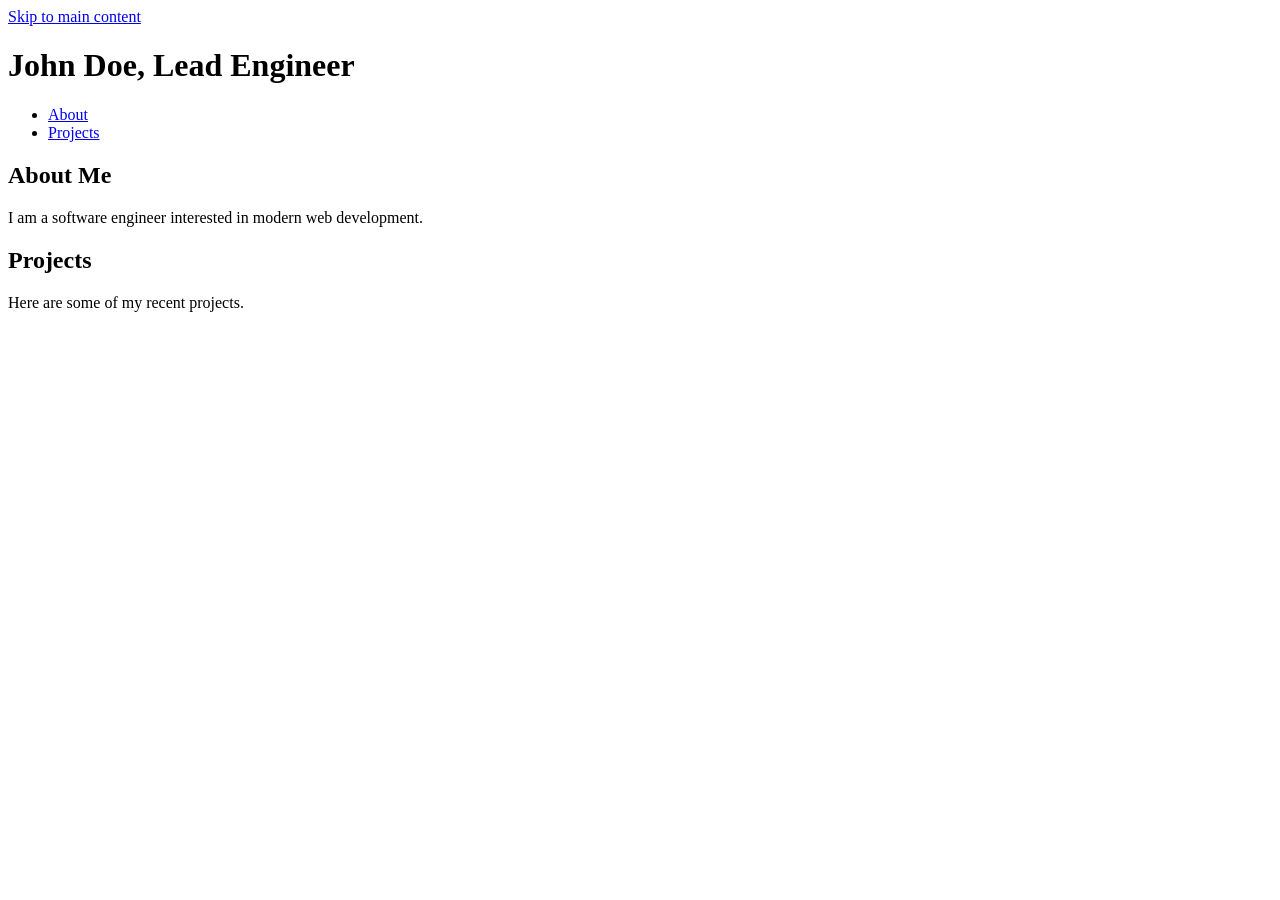
<file: index.html>
<!DOCTYPE html>

<html lang="en">

<head>
    <meta charset="UTF-8">

    <meta
        name="viewport"
        content="width=device-width, initial-scale=1.0"
    >

    <title>John Doe Portfolio</title>
</head>

<body>

    <!-- Accessibility: Skip navigation -->
    <a href="#main-content" class="skip-link">
        Skip to main content
    </a>


    <!-- Website Header -->
    <header role="banner">

        <h1>John Doe, Lead Engineer</h1>

    </header>


    <!-- Primary Navigation -->
    <nav role="navigation" aria-label="Primary">

        <ul>

            <li>
                <a href="#about">About</a>
            </li>

            <li>
                <a href="#projects">Projects</a>
            </li>

        </ul>

    </nav>


    <!-- Main Content -->
    <main id="main-content" role="main">

        <section id="about">

            <h2>About Me</h2>

            <p>
                I am a software engineer interested in
                modern web development.
            </p>

        </section>


        <section id="projects">

            <h2>Projects</h2>

            <p>
                Here are some of my recent projects.
            </p>

        </section>

    </main>

</body>

</html>
</file>
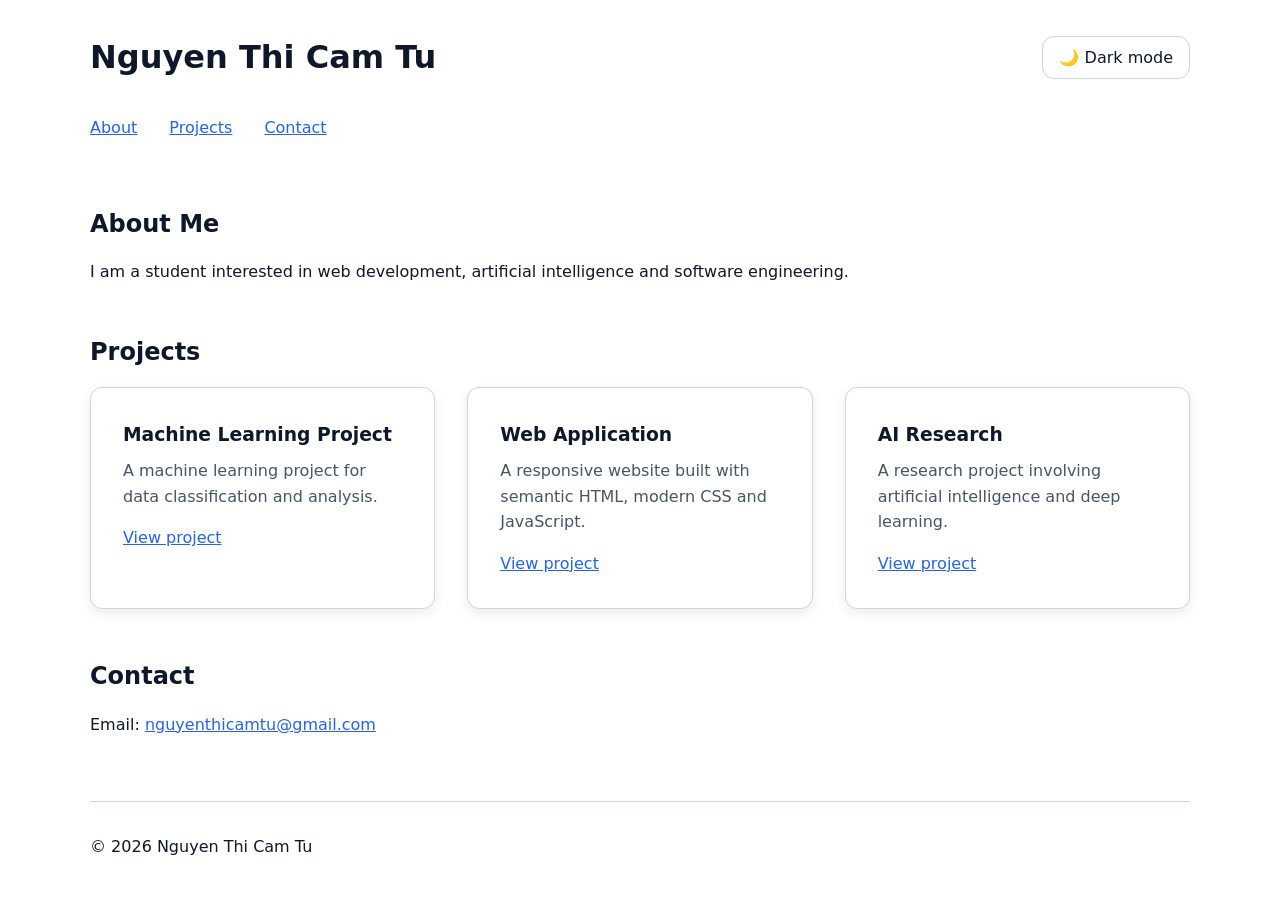
<file: Exercise2/index.html>
<!DOCTYPE html>
<html lang="en">

<head>
    <meta charset="UTF-8">

    <meta
        name="viewport"
        content="width=device-width, initial-scale=1.0"
    >

    <title>Developer Portfolio</title>

    <link rel="stylesheet" href="style.css">
</head>

<body>

    <!-- Accessibility: Skip Link -->
    <a href="#main-content" class="skip-link">
        Skip to main content
    </a>


    <!-- Header -->
    <header class="site-header">

        <h1>Nguyen Thi Cam Tu</h1>

        <button
            id="theme-btn"
            type="button"
            aria-pressed="false"
        >
            🌙 Dark mode
        </button>

    </header>


    <!-- Navigation -->
    <nav
        class="site-nav"
        aria-label="Primary navigation"
    >

        <ul class="nav-links">

            <li>
                <a href="#about">About</a>
            </li>

            <li>
                <a href="#projects">Projects</a>
            </li>

            <li>
                <a href="#contact">Contact</a>
            </li>

        </ul>

    </nav>


    <!-- Main Content -->
    <main id="main-content">


        <!-- About -->
        <section id="about">

            <h2>About Me</h2>

            <p>
                I am a student interested in web development,
                artificial intelligence and software engineering.
            </p>

        </section>


        <!-- Projects -->
        <section id="projects">

            <h2>Projects</h2>

            <section class="project-grid">


                <article class="project-card">

                    <h3>Machine Learning Project</h3>

                    <p>
                        A machine learning project for data
                        classification and analysis.
                    </p>

                    <a href="#">
                        View project
                    </a>

                </article>


                <article class="project-card">

                    <h3>Web Application</h3>

                    <p>
                        A responsive website built with semantic HTML,
                        modern CSS and JavaScript.
                    </p>

                    <a href="#">
                        View project
                    </a>

                </article>


                <article class="project-card">

                    <h3>AI Research</h3>

                    <p>
                        A research project involving artificial
                        intelligence and deep learning.
                    </p>

                    <a href="#">
                        View project
                    </a>

                </article>


            </section>

        </section>


        <!-- Contact -->
        <section id="contact">

            <h2>Contact</h2>

            <p>
                Email:

                <a href="mailto:nguyenthicamtu@gmail.com">
                    nguyenthicamtu@gmail.com
                </a>

            </p>

        </section>


    </main>


    <!-- Footer -->
    <footer class="site-footer">

        <p>
            &copy; 2026 Nguyen Thi Cam Tu
        </p>

    </footer>


    <script src="script.js"></script>

</body>

</html>
</file>
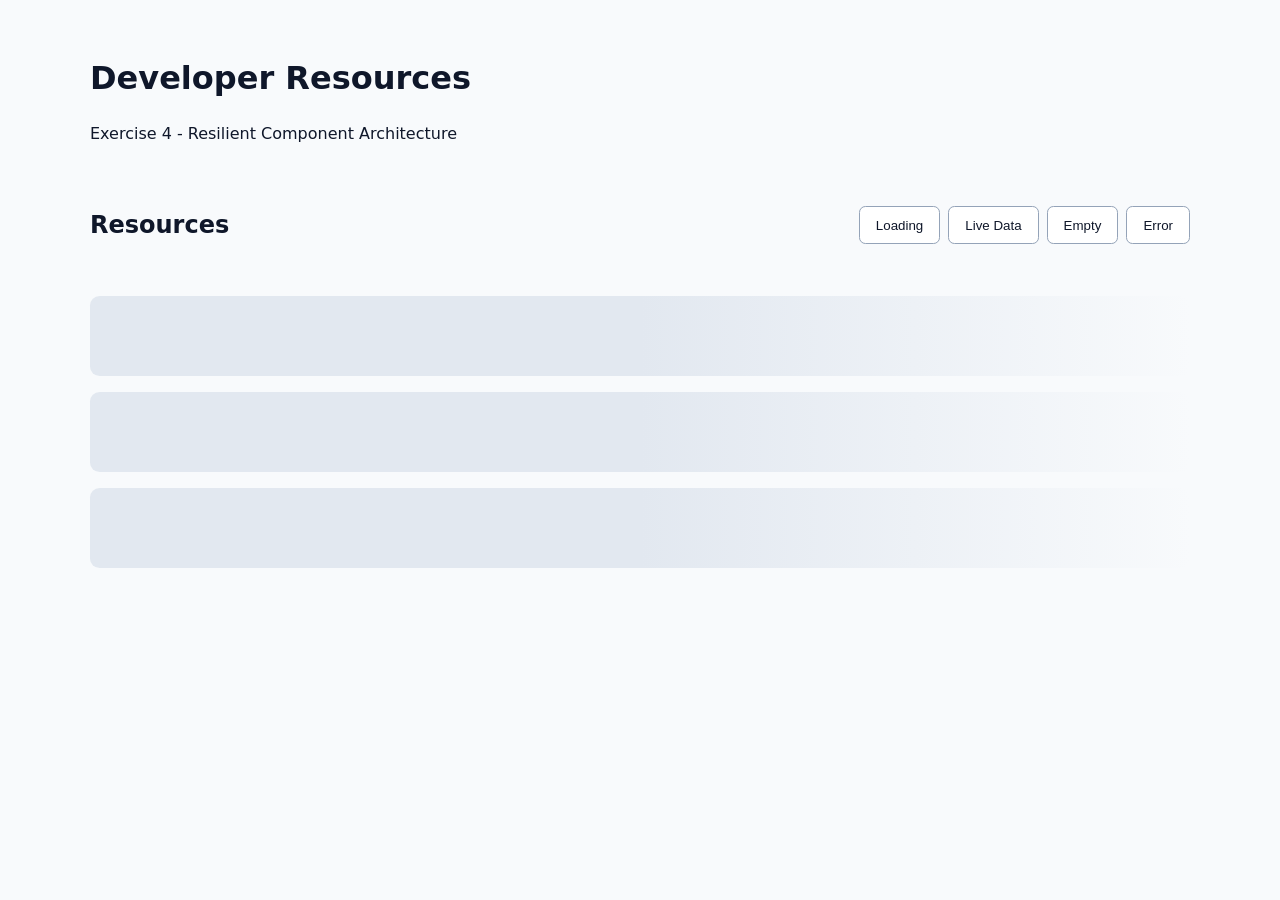
<file: Exercise4/index.html>
<!DOCTYPE html>
<html lang="en">

<head>
    <meta charset="UTF-8">
    <meta name="viewport" content="width=device-width, initial-scale=1.0">

    <title>Exercise 4 - Resilient Component</title>

    <link rel="stylesheet" href="./style.css">
</head>

<body>

    <header class="page-header">
        <h1>Developer Resources</h1>
        <p>Exercise 4 - Resilient Component Architecture</p>
    </header>


    <main>

        <section aria-labelledby="resources-title">

            <header class="section-header">

                <h2 id="resources-title">
                    Resources
                </h2>

                <nav
                    class="state-controls"
                    aria-label="Component state controls"
                >

                    <button
                        type="button"
                        data-state="loading"
                    >
                        Loading
                    </button>

                    <button
                        type="button"
                        data-state="success"
                    >
                        Live Data
                    </button>

                    <button
                        type="button"
                        data-state="empty"
                    >
                        Empty
                    </button>

                    <button
                        type="button"
                        data-state="error"
                    >
                        Error
                    </button>

                </nav>

            </header>


            <section
                id="component"
                class="component"
                aria-live="polite"
            >
            </section>

        </section>

    </main>


    <script src="./script.js"></script>

</body>

</html>
</file>
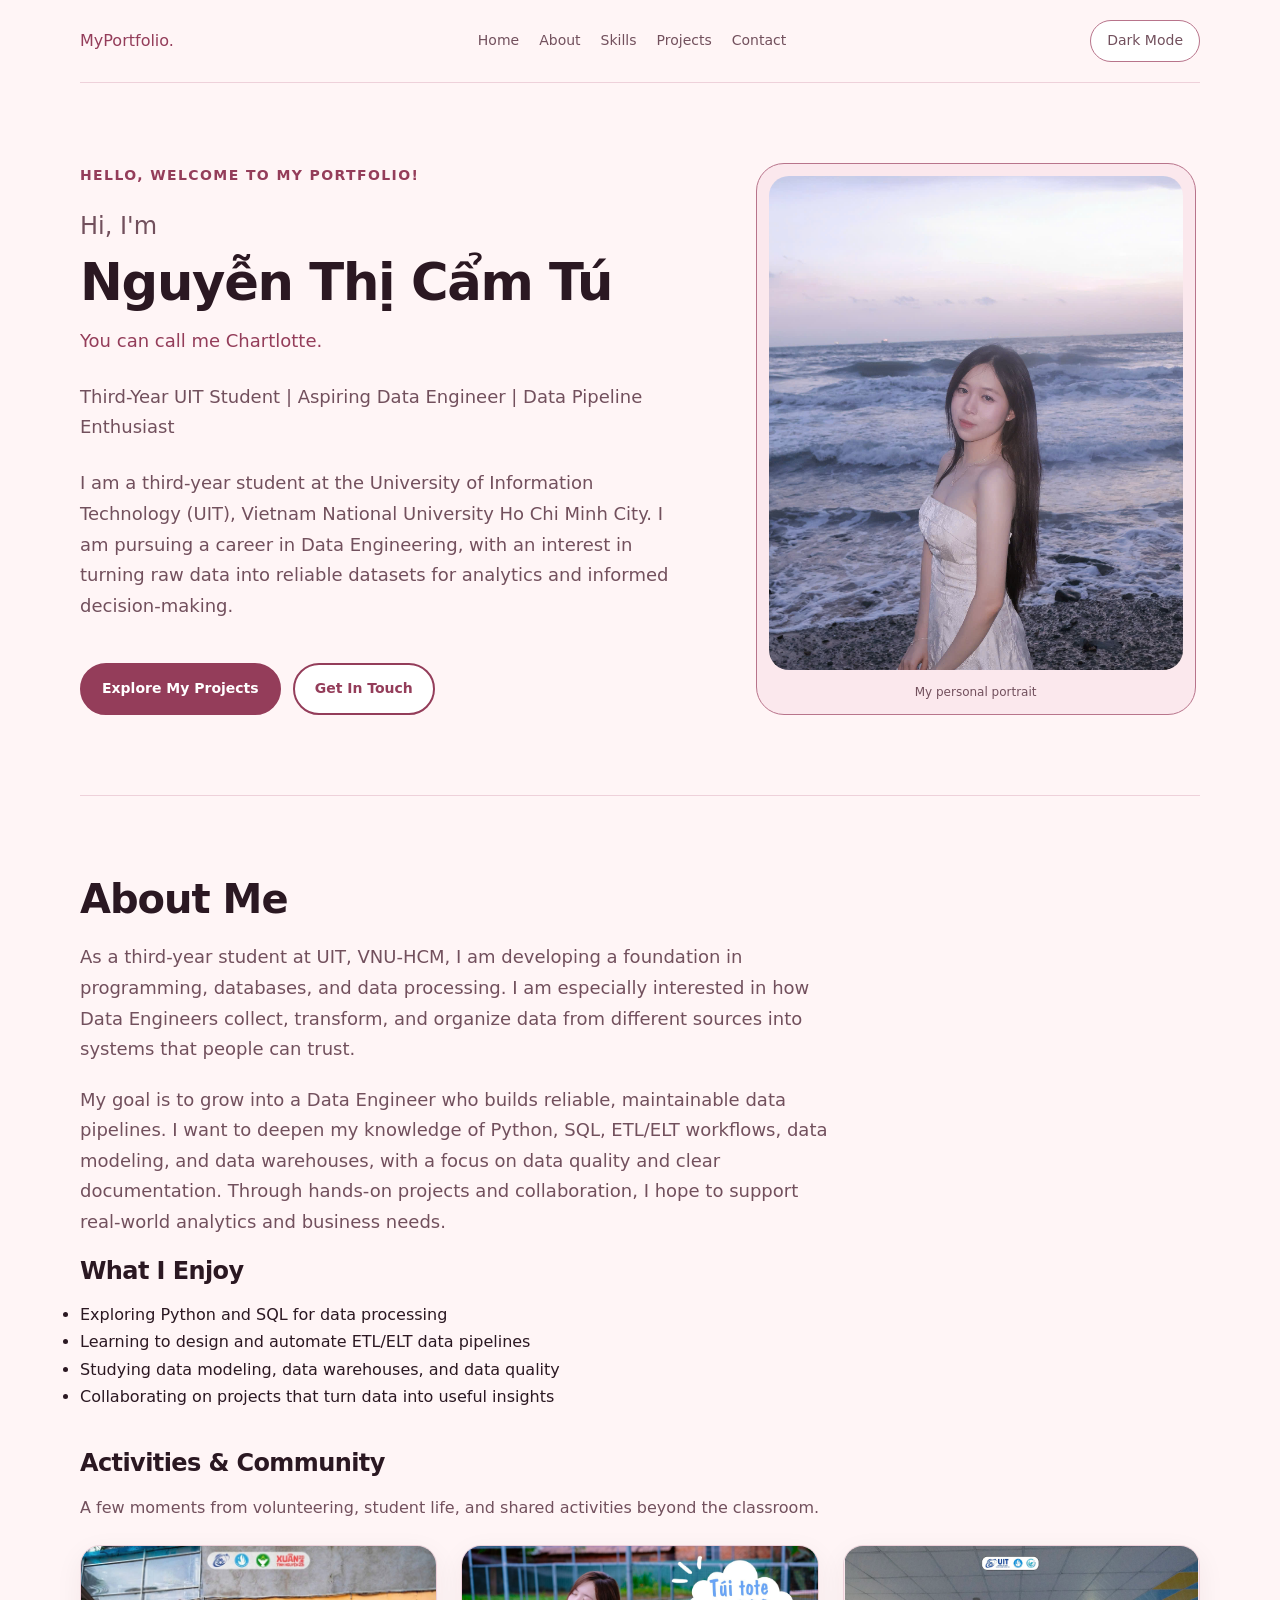
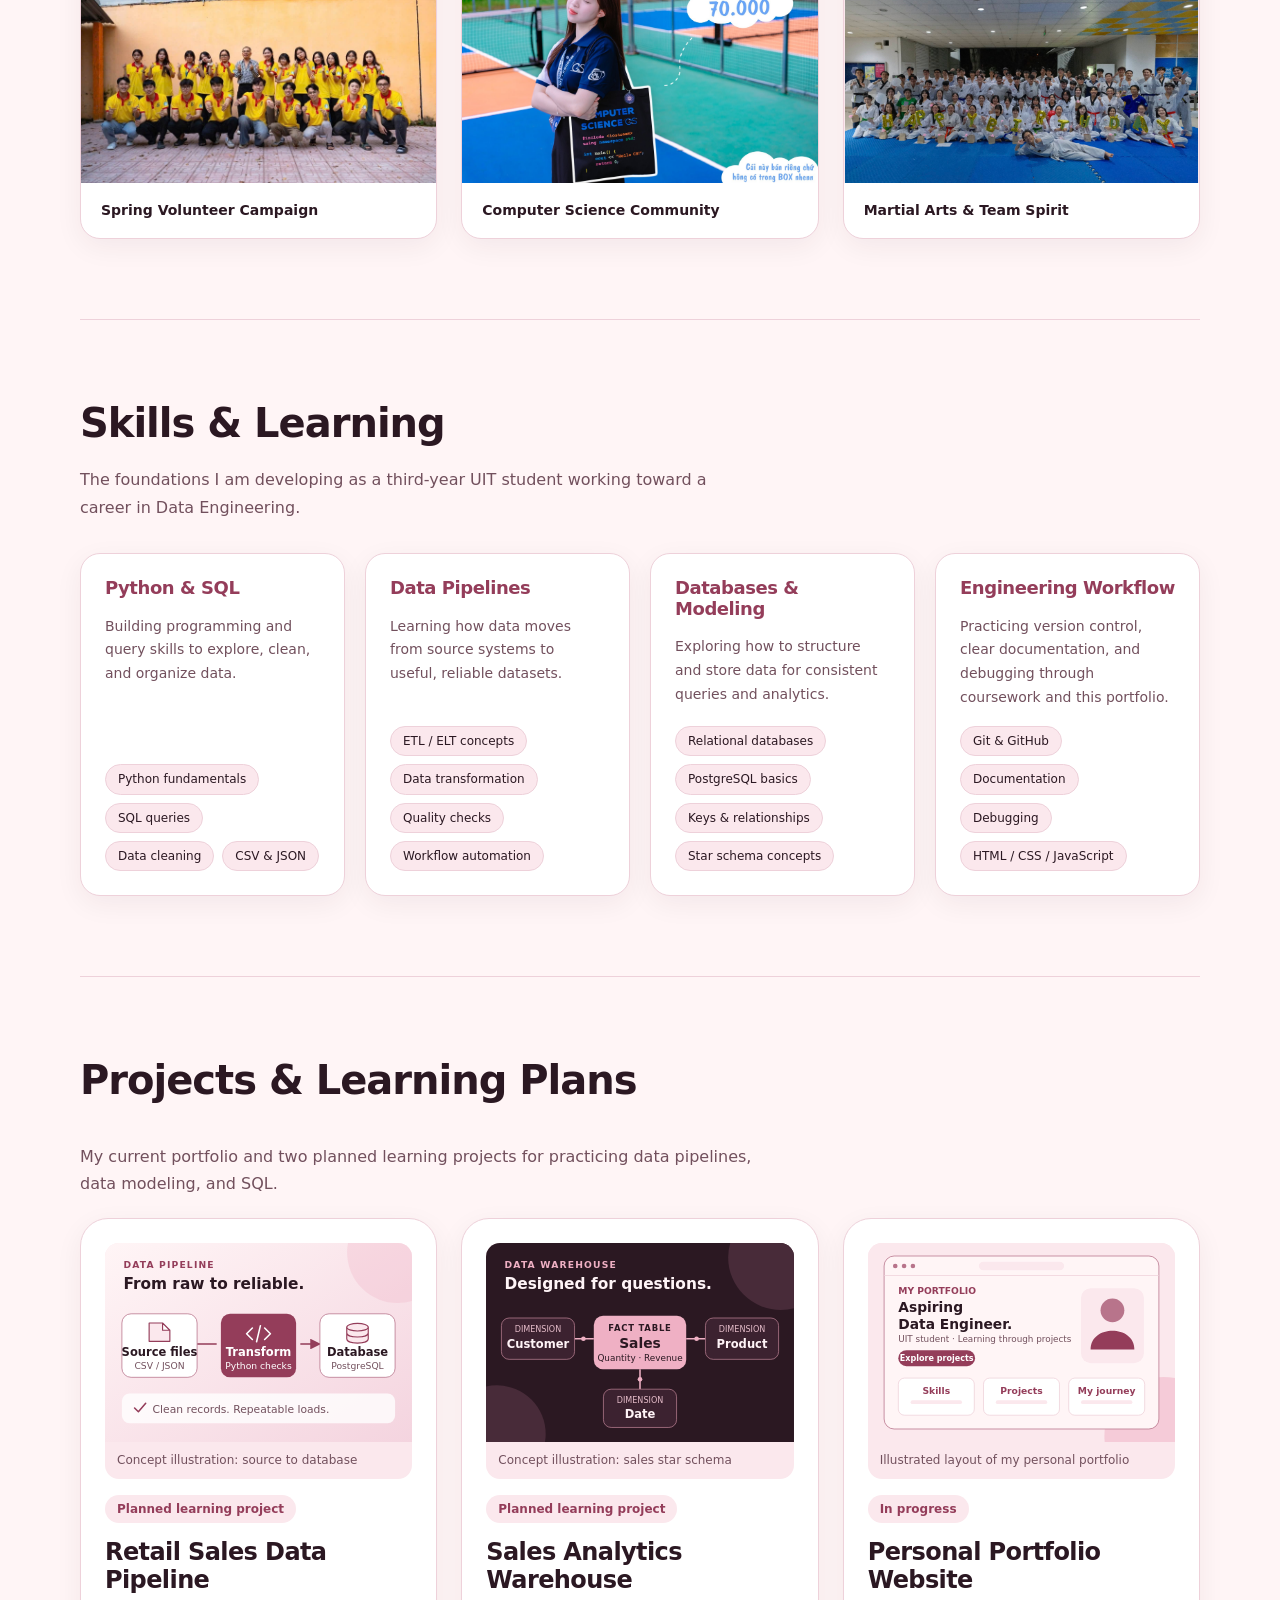
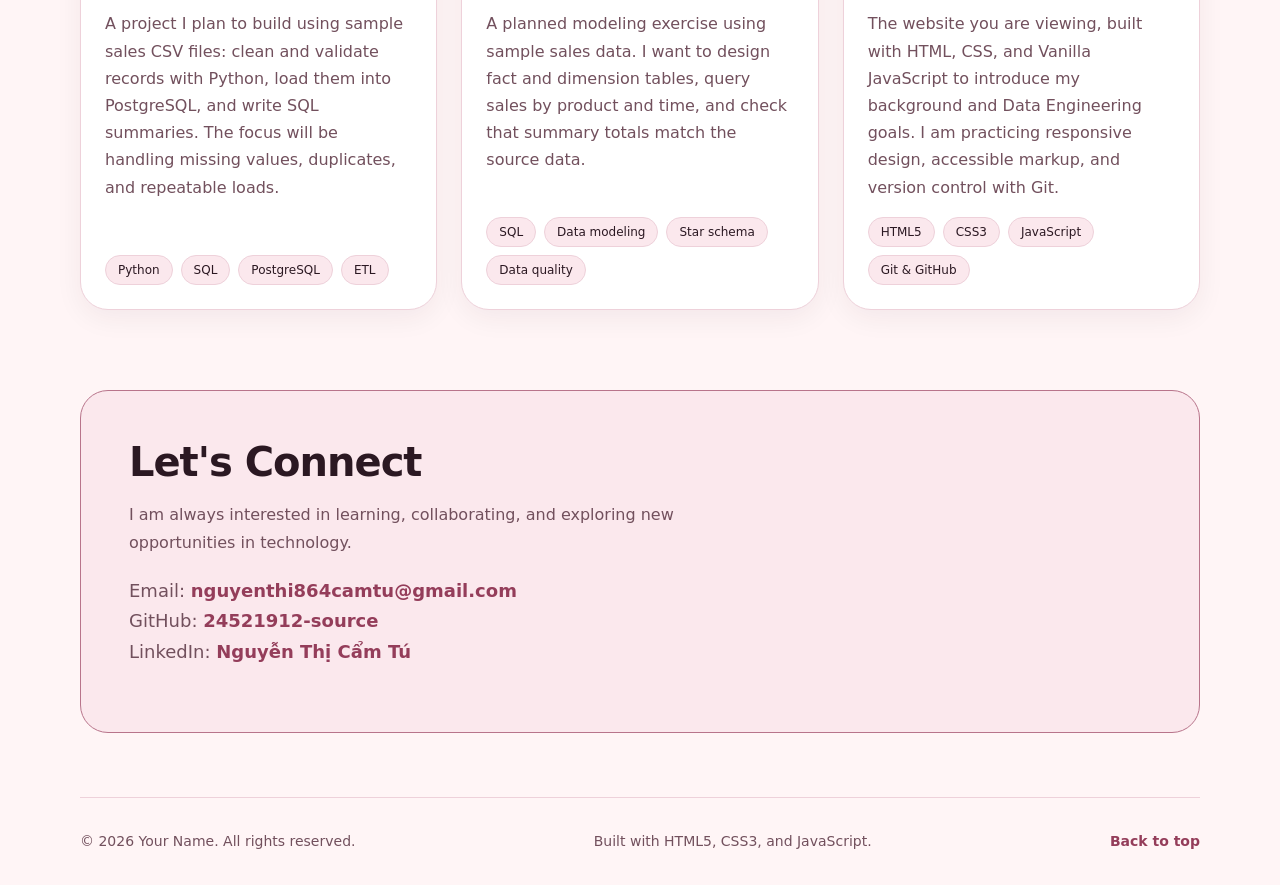
<file: Homework1/index.html>
<!DOCTYPE html>
<html lang="en">

<head>
  <meta charset="UTF-8">

  <meta
    name="viewport"
    content="width=device-width, initial-scale=1.0"
  >

  <meta
    name="description"
    content="Portfolio of Nguyễn Thị Cẩm Tú, a third-year student at UIT, VNU-HCM, with a career interest in Data Engineering, data pipelines, and reliable data systems."
  >

  <title>Nguyễn Thị Cẩm Tú | Aspiring Data Engineer</title>

  <!-- External styles and theme behavior -->
  <link rel="stylesheet" href="style.css">
  <script src="script.js" defer></script>

</head>

<body>

  <!-- ========================================
       ACCESSIBLE SKIP NAVIGATION
       ======================================== -->

  <a href="#main-content" class="skip-link">
    Skip to main content
  </a>


  <!-- ========================================
       HEADER & NAVIGATION
       ======================================== -->

  <header id="top" class="site-header">

    <a
      href="#top"
      class="site-logo"
      aria-label="MyPortfolio. homepage"
    >
      MyPortfolio.
    </a>

    <nav
      class="main-nav"
      aria-label="Primary navigation"
    >

      <ul class="nav-list">

        <li>
          <a href="#home">Home</a>
        </li>

        <li>
          <a href="#about">About</a>
        </li>

        <li>
          <a href="#skills">Skills</a>
        </li>

        <li>
          <a href="#projects">Projects</a>
        </li>

        <li>
          <a href="#contact">Contact</a>
        </li>

      </ul>

    </nav>

    <!-- Accessible theme toggle; JavaScript updates the label and state -->
    <button
      type="button"
      id="theme-toggle"
      class="theme-toggle"
      aria-label="Switch to dark mode"
      aria-pressed="false"
    >
      Dark Mode
    </button>

  </header>


  <!-- ========================================
       MAIN CONTENT
       ======================================== -->

  <main id="main-content" tabindex="-1">


    <!-- ======================================
         HERO SECTION
         ====================================== -->

    <section
      id="home"
      class="hero-section"
      aria-labelledby="hero-title"
    >

      <p class="hero-greeting">
        Hello, welcome to my portfolio!
      </p>

      <h1 id="hero-title" class="hero-title">
        <span class="hero-intro">Hi, I'm</span>
        <span class="hero-name" lang="vi">
          <span>Nguyễn Thị</span> <span>Cẩm Tú</span>
        </span>
        <span class="hero-alias">You can call me Chartlotte.</span>
      </h1>

      <p class="hero-subtitle">
        Third-Year UIT Student |
        Aspiring Data Engineer |
        Data Pipeline Enthusiast
      </p>

      <p class="hero-description">
        I am a third-year student at the University of Information
        Technology (UIT), Vietnam National University Ho Chi Minh City.
        I am pursuing a career in Data Engineering, with an interest in
        turning raw data into reliable datasets for analytics
        and informed decision-making.
      </p>

      <p class="hero-actions">

        <a
          href="#projects"
          class="button button-primary"
        >
          Explore My Projects
        </a>

        <a
          href="#contact"
          class="button button-secondary"
        >
          Get In Touch
        </a>

      </p>

      <!-- Personal portrait placeholder -->
      <figure class="hero-portrait">

        <img
          src="assets/profile.jpg"
          alt="Portrait of Nguyễn Thị Cẩm Tú"
          width="400"
          height="480"
        >

        <figcaption>
          My personal portrait
        </figcaption>

      </figure>

    </section>


    <!-- ======================================
         ABOUT ME SECTION
         ====================================== -->

    <section
      id="about"
      class="about-section"
      aria-labelledby="about-title"
    >

      <h2 id="about-title">
        About Me
      </h2>

      <p>
        As a third-year student at UIT, VNU-HCM, I am developing
        a foundation in programming, databases, and data processing.
        I am especially interested in how Data Engineers collect,
        transform, and organize data from different sources
        into systems that people can trust.
      </p>

      <p>
        My goal is to grow into a Data Engineer who builds reliable,
        maintainable data pipelines. I want to deepen my knowledge of
        Python, SQL, ETL/ELT workflows, data modeling, and data warehouses,
        with a focus on data quality and clear documentation.
        Through hands-on projects and collaboration, I hope to support
        real-world analytics and business needs.
      </p>

      <h3>
        What I Enjoy
      </h3>

      <ul class="interest-list">

        <li>
          Exploring Python and SQL for data processing
        </li>

        <li>
          Learning to design and automate ETL/ELT data pipelines
        </li>

        <li>
          Studying data modeling, data warehouses, and data quality
        </li>

        <li>
          Collaborating on projects that turn data into useful insights
        </li>

      </ul>

      <section
        id="activities"
        class="activities-section"
        aria-labelledby="activities-title"
      >

        <h3 id="activities-title">
          Activities &amp; Community
        </h3>

        <p>
          A few moments from volunteering, student life,
          and shared activities beyond the classroom.
        </p>

        <ul class="activity-gallery">

          <li>
            <figure>
              <img
                src="assets/hoatdong1.jpg"
                alt="Student volunteers in yellow shirts during the Xuan Tinh Nguyen 2025 campaign"
                width="1500"
                height="1000"
                loading="lazy"
                decoding="async"
              >
              <figcaption>Spring Volunteer Campaign</figcaption>
            </figure>
          </li>

          <li>
            <figure>
              <img
                src="assets/hoatdong2.jpg"
                alt="A student wearing a Computer Science shirt and carrying a matching tote bag"
                width="2048"
                height="1365"
                loading="lazy"
                decoding="async"
              >
              <figcaption>Computer Science Community</figcaption>
            </figure>
          </li>

          <li>
            <figure>
              <img
                src="assets/hoatdong3.jpg"
                alt="A group in martial arts uniforms celebrating together at UIT"
                width="2048"
                height="1376"
                loading="lazy"
                decoding="async"
              >
              <figcaption>Martial Arts &amp; Team Spirit</figcaption>
            </figure>
          </li>

        </ul>

      </section>

    </section>


    <!-- ======================================
         SKILLS SECTION
         ====================================== -->

    <section
      id="skills"
      class="skills-section"
      aria-labelledby="skills-title"
    >

      <h2 id="skills-title">
        Skills &amp; Learning
      </h2>

      <p class="section-description">
        The foundations I am developing as a third-year UIT student
        working toward a career in Data Engineering.
      </p>

      <!-- Skills Grid -->
      <section
        class="skills-grid"
        aria-label="Skill categories"
      >

        <article class="skill-card">

          <h3>
            Python &amp; SQL
          </h3>

          <p>
            Building programming and query skills to explore,
            clean, and organize data.
          </p>

          <ul class="skill-list">
            <li>Python fundamentals</li>
            <li>SQL queries</li>
            <li>Data cleaning</li>
            <li>CSV &amp; JSON</li>
          </ul>

        </article>

        <article class="skill-card">

          <h3>
            Data Pipelines
          </h3>

          <p>
            Learning how data moves from source systems to
            useful, reliable datasets.
          </p>

          <ul class="skill-list">
            <li>ETL / ELT concepts</li>
            <li>Data transformation</li>
            <li>Quality checks</li>
            <li>Workflow automation</li>
          </ul>

        </article>

        <article class="skill-card">

          <h3>
            Databases &amp; Modeling
          </h3>

          <p>
            Exploring how to structure and store data for
            consistent queries and analytics.
          </p>

          <ul class="skill-list">
            <li>Relational databases</li>
            <li>PostgreSQL basics</li>
            <li>Keys &amp; relationships</li>
            <li>Star schema concepts</li>
          </ul>

        </article>

        <article class="skill-card">

          <h3>
            Engineering Workflow
          </h3>

          <p>
            Practicing version control, clear documentation,
            and debugging through coursework and this portfolio.
          </p>

          <ul class="skill-list">
            <li>Git &amp; GitHub</li>
            <li>Documentation</li>
            <li>Debugging</li>
            <li>HTML / CSS / JavaScript</li>
          </ul>

        </article>

      </section>

    </section>


    <!-- ======================================
         FEATURED PROJECTS SECTION
         ====================================== -->

    <section
      id="projects"
      class="projects-section"
      aria-labelledby="projects-title"
    >

      <h2 id="projects-title">
        Projects &amp; Learning Plans
      </h2>

      <p class="section-description">
        My current portfolio and two planned learning projects
        for practicing data pipelines, data modeling, and SQL.
      </p>

      <!-- Project 1 -->
      <article class="project-card">

        <figure class="project-image">

          <img
            src="assets/project-data-pipeline.svg"
            alt="Concept diagram showing source files flowing through Python validation into PostgreSQL"
            width="800"
            height="520"
            loading="lazy"
            decoding="async"
          >

          <figcaption>
            Concept illustration: source to database
          </figcaption>

        </figure>

        <p class="project-status">Planned learning project</p>

        <h3>
          Retail Sales Data Pipeline
        </h3>

        <p>
          A project I plan to build using sample sales CSV files:
          clean and validate records with Python, load them into
          PostgreSQL, and write SQL summaries. The focus will be
          handling missing values, duplicates, and repeatable loads.
        </p>

        <ul class="project-tech">
          <li>Python</li>
          <li>SQL</li>
          <li>PostgreSQL</li>
          <li>ETL</li>
        </ul>

      </article>


      <!-- Project 2 -->
      <article class="project-card">

        <figure class="project-image">

          <img
            src="assets/project-data-warehouse.svg"
            alt="Concept star schema connecting a sales fact table to customer, product, and date dimensions"
            width="800"
            height="520"
            loading="lazy"
            decoding="async"
          >

          <figcaption>
            Concept illustration: sales star schema
          </figcaption>

        </figure>

        <p class="project-status">Planned learning project</p>

        <h3>
          Sales Analytics Warehouse
        </h3>

        <p>
          A planned modeling exercise using sample sales data.
          I want to design fact and dimension tables, query sales
          by product and time, and check that summary totals
          match the source data.
        </p>

        <ul class="project-tech">
          <li>SQL</li>
          <li>Data modeling</li>
          <li>Star schema</li>
          <li>Data quality</li>
        </ul>

      </article>


      <!-- Project 3 -->
      <article class="project-card">

        <figure class="project-image">

          <img
            src="assets/project-portfolio.svg"
            alt="Illustrated portfolio layout with an introduction, skill cards, and project cards"
            width="800"
            height="520"
            loading="lazy"
            decoding="async"
          >

          <figcaption>
            Illustrated layout of my personal portfolio
          </figcaption>

        </figure>

        <p class="project-status">In progress</p>

        <h3>
          Personal Portfolio Website
        </h3>

        <p>
          The website you are viewing, built with HTML, CSS, and
          Vanilla JavaScript to introduce my background and
          Data Engineering goals. I am practicing responsive
          design, accessible markup, and version control with Git.
        </p>

        <ul class="project-tech">
          <li>HTML5</li>
          <li>CSS3</li>
          <li>JavaScript</li>
          <li>Git &amp; GitHub</li>
        </ul>

      </article>

    </section>


    <!-- ======================================
         CONTACT SECTION
         ====================================== -->

    <section
      id="contact"
      class="contact-section"
      aria-labelledby="contact-title"
    >

      <h2 id="contact-title">
        Let's Connect
      </h2>

      <p>
        I am always interested in learning,
        collaborating, and exploring new
        opportunities in technology.
      </p>

      <address class="contact-info">

        <p>
          Email:
          <a href="mailto:nguyenthi864camtu@gmail.com">
            nguyenthi864camtu@gmail.com
          </a>
        </p>

        <p>
          GitHub:
          <a
            href="https://github.com/24521912-source"
            target="_blank"
            rel="noopener noreferrer"
          >
            24521912-source
          </a>
        </p>

        <p>
          LinkedIn:
          <a
            href="https://www.linkedin.com/in/c%E1%BA%A9m-t%C3%BA-nguy%E1%BB%85n-th%E1%BB%8B-097018442/"
            target="_blank"
            rel="noopener noreferrer"
          >
            Nguyễn Thị Cẩm Tú
          </a>
        </p>

      </address>

    </section>

  </main>


  <!-- ========================================
       FOOTER
       ======================================== -->

  <footer class="site-footer">

    <p>
      &copy; 2026 Your Name.
      All rights reserved.
    </p>

    <p>
      Built with HTML5, CSS3, and JavaScript.
    </p>

    <a href="#top" class="back-to-top">
      Back to top
    </a>

  </footer>

</body>
</html>
</file>
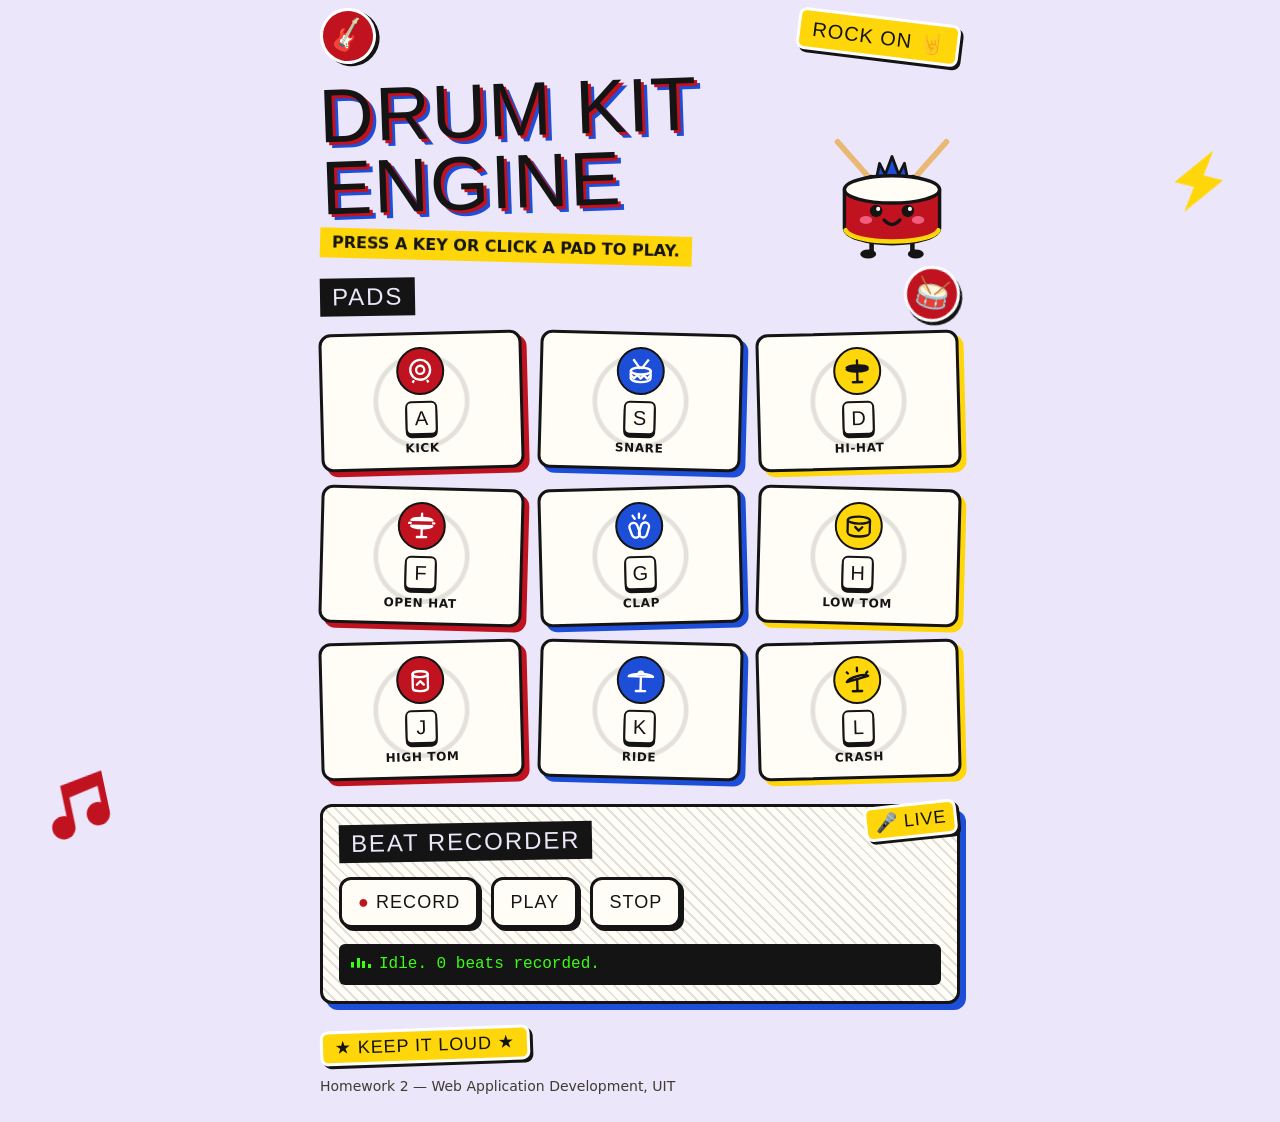
<file: Homework2/index.html>
<!DOCTYPE html>
<html lang="en">

<head>
  <meta charset="UTF-8">
  <meta name="viewport" content="width=device-width, initial-scale=1.0">
  <meta name="description" content="Keyboard drum kit with a polyphonic audio engine and a FIFO beat recorder.">

  <title>Drum Kit Engine</title>

  <link rel="stylesheet" href="style.css">
  <script src="script.js" defer></script>
</head>

<body>

  <a href="#main-content" class="skip-link">Skip to main content</a>

  <header class="site-header">
    <h1>Drum Kit Engine</h1>
    <p>Press a key or click a pad to play.</p>

    <!-- Decorative mascot: a punk drum that drums along (animated in CSS) -->
    <svg class="mascot" viewBox="0 0 120 112" aria-hidden="true" focusable="false">
      <g class="m-stick m-stick-left">
        <path class="m-wood" d="M12 6 42 40"/>
        <circle class="m-tip" cx="42" cy="40" r="4"/>
      </g>
      <g class="m-stick m-stick-right">
        <path class="m-wood" d="M108 6 78 40"/>
        <circle class="m-tip" cx="78" cy="40" r="4"/>
      </g>
      <g class="m-body">
        <path class="m-hair" d="M46 40l3-15 5 10 6-16 6 16 5-10 3 15z"/>
        <path class="m-leg" d="M42 94v10M78 94v10"/>
        <ellipse class="m-shoe" cx="39" cy="105" rx="7" ry="4"/>
        <ellipse class="m-shoe" cx="81" cy="105" rx="7" ry="4"/>
        <path class="m-shell" d="M18 48v34c0 8 19 14 42 14s42-6 42-14V48"/>
        <path class="m-rim" d="M19 84c3 6 20 10 41 10s38-4 41-10"/>
        <ellipse class="m-head" cx="60" cy="48" rx="42" ry="12"/>
        <ellipse class="m-cheek" cx="37" cy="75" rx="5.5" ry="3.5"/>
        <ellipse class="m-cheek" cx="83" cy="75" rx="5.5" ry="3.5"/>
        <g class="m-eyes">
          <circle class="m-eye" cx="46" cy="67" r="5.5"/>
          <circle class="m-eye" cx="74" cy="67" r="5.5"/>
          <circle class="m-shine" cx="47.8" cy="65.2" r="1.8"/>
          <circle class="m-shine" cx="75.8" cy="65.2" r="1.8"/>
        </g>
        <path class="m-mouth" d="M53 75q7 8 14 0"/>
      </g>
    </svg>
  </header>

  <main id="main-content">

    <!-- ========================================
         DATA CONTRACT
         data-key   : lowercase event.key that triggers the pad
         data-sound : audio file played by the engine
         ======================================== -->

    <section class="drum-kit" aria-labelledby="pads-title">
      <h2 id="pads-title">Pads</h2>

      <ul class="pad-grid">
        <li><button class="drum-pad" type="button" data-key="a" data-sound="sounds/kick.wav"><svg class="pad-icon" aria-hidden="true" focusable="false"><use href="icons.svg#kick"></use></svg><kbd>A</kbd> <span class="pad-label">Kick</span></button></li>
        <li><button class="drum-pad" type="button" data-key="s" data-sound="sounds/snare.wav"><svg class="pad-icon" aria-hidden="true" focusable="false"><use href="icons.svg#snare"></use></svg><kbd>S</kbd> <span class="pad-label">Snare</span></button></li>
        <li><button class="drum-pad" type="button" data-key="d" data-sound="sounds/hihat.wav"><svg class="pad-icon" aria-hidden="true" focusable="false"><use href="icons.svg#hihat"></use></svg><kbd>D</kbd> <span class="pad-label">Hi-hat</span></button></li>
        <li><button class="drum-pad" type="button" data-key="f" data-sound="sounds/openhat.wav"><svg class="pad-icon" aria-hidden="true" focusable="false"><use href="icons.svg#openhat"></use></svg><kbd>F</kbd> <span class="pad-label">Open hat</span></button></li>
        <li><button class="drum-pad" type="button" data-key="g" data-sound="sounds/clap.wav"><svg class="pad-icon" aria-hidden="true" focusable="false"><use href="icons.svg#clap"></use></svg><kbd>G</kbd> <span class="pad-label">Clap</span></button></li>
        <li><button class="drum-pad" type="button" data-key="h" data-sound="sounds/tom-low.wav"><svg class="pad-icon" aria-hidden="true" focusable="false"><use href="icons.svg#tom-low"></use></svg><kbd>H</kbd> <span class="pad-label">Low tom</span></button></li>
        <li><button class="drum-pad" type="button" data-key="j" data-sound="sounds/tom-high.wav"><svg class="pad-icon" aria-hidden="true" focusable="false"><use href="icons.svg#tom-high"></use></svg><kbd>J</kbd> <span class="pad-label">High tom</span></button></li>
        <li><button class="drum-pad" type="button" data-key="k" data-sound="sounds/ride.wav"><svg class="pad-icon" aria-hidden="true" focusable="false"><use href="icons.svg#ride"></use></svg><kbd>K</kbd> <span class="pad-label">Ride</span></button></li>
        <li><button class="drum-pad" type="button" data-key="l" data-sound="sounds/crash.wav"><svg class="pad-icon" aria-hidden="true" focusable="false"><use href="icons.svg#crash"></use></svg><kbd>L</kbd> <span class="pad-label">Crash</span></button></li>
      </ul>
    </section>

    <section class="recorder" aria-labelledby="recorder-title">
      <h2 id="recorder-title">Beat Recorder</h2>

      <menu class="recorder-controls">
        <li><button type="button" data-action="record">Record</button></li>
        <li><button type="button" data-action="play">Play</button></li>
        <li><button type="button" data-action="stop">Stop</button></li>
      </menu>

      <p class="recorder-status" aria-live="polite">Idle. 0 beats recorded.</p>
    </section>

  </main>

  <footer class="site-footer">
    <p>Homework 2 &mdash; Web Application Development, UIT</p>
  </footer>

</body>

</html>
</file>
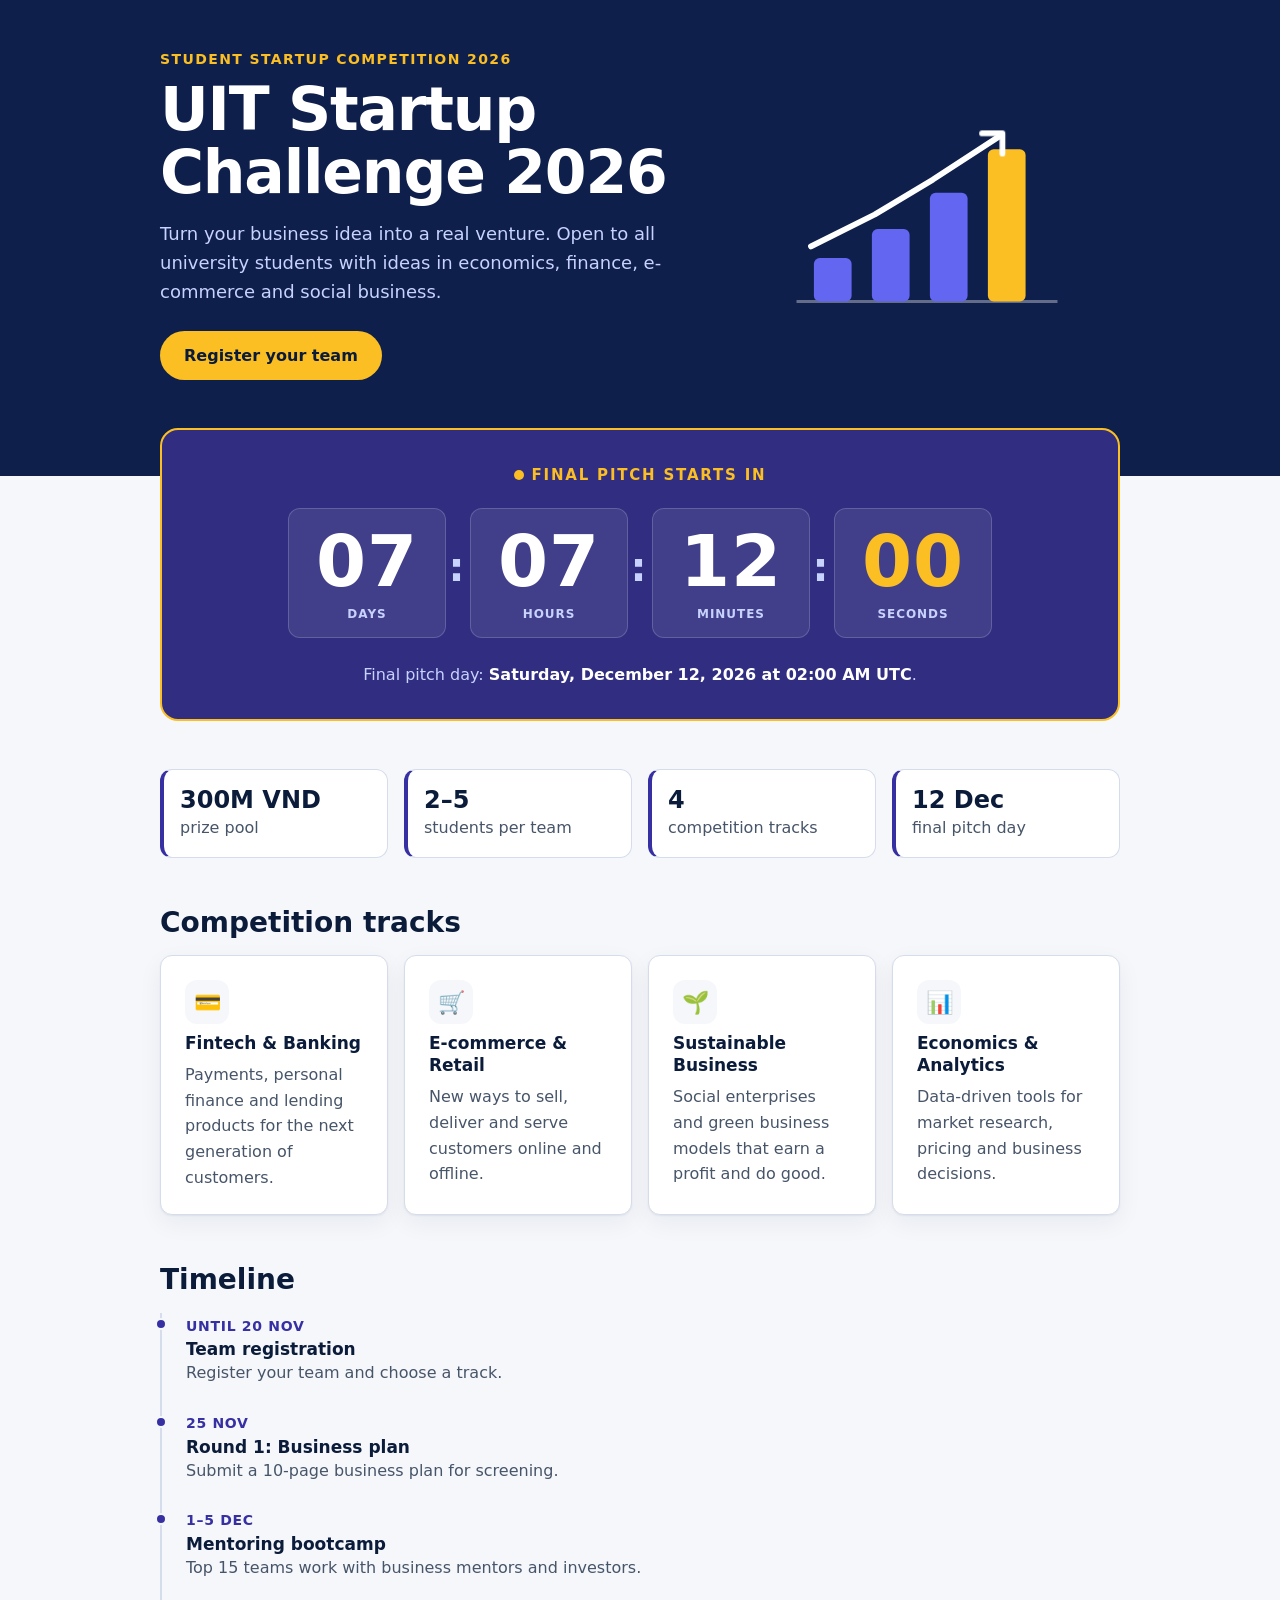
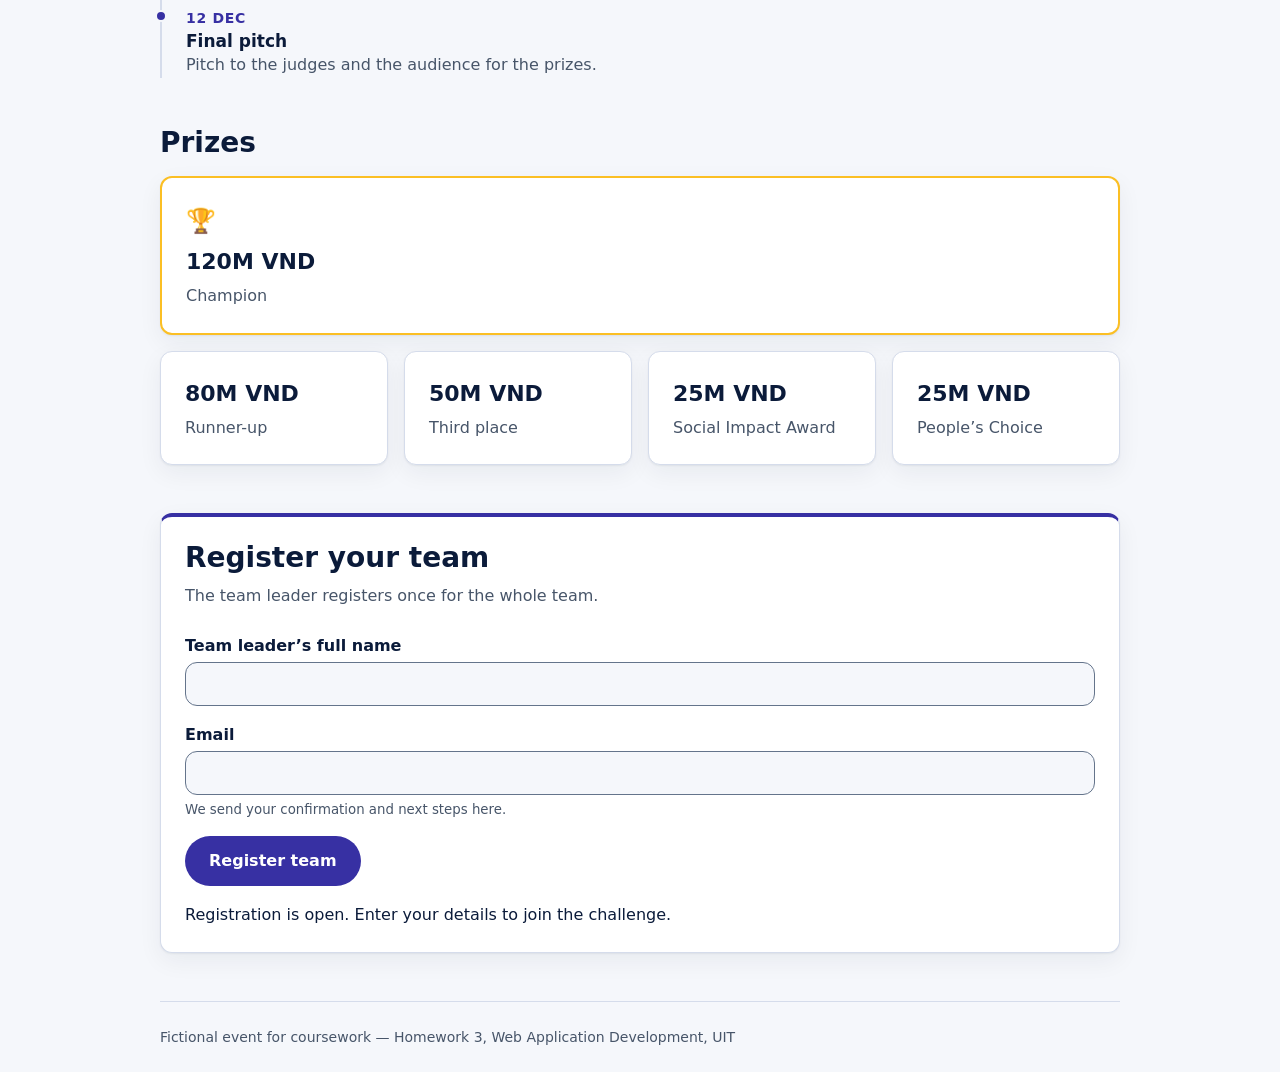
<file: Homework3/index.html>
<!DOCTYPE html>
<html lang="en">

<head>
  <meta charset="UTF-8">
  <meta name="viewport" content="width=device-width, initial-scale=1.0">
  <meta name="description" content="UIT Startup Challenge 2026: a startup competition for students with ideas in economics, finance, e-commerce and business.">

  <title>UIT Startup Challenge 2026</title>

  <link rel="stylesheet" href="style.css">
  <script src="script.js" defer></script>
</head>

<body>

  <a href="#main-content" class="skip-link">Skip to main content</a>

  <header class="site-header">
    <section class="hero-text" aria-label="Introduction">
      <p class="eyebrow">Student Startup Competition 2026</p>
      <h1>UIT Startup Challenge 2026</h1>
      <p class="lead">
        Turn your business idea into a real venture. Open to all university
        students with ideas in economics, finance, e-commerce and social business.
      </p>
      <a class="cta" href="#register">Register your team</a>
    </section>

    <!-- Decorative growth chart, animated in CSS -->
    <svg class="hero-chart" viewBox="0 0 200 140" aria-hidden="true" focusable="false">
      <path class="chart-axis" d="M10 130H190"/>
      <rect class="chart-bar" x="22" y="100" width="26" height="30" rx="4"/>
      <rect class="chart-bar" x="62" y="80" width="26" height="50" rx="4"/>
      <rect class="chart-bar" x="102" y="55" width="26" height="75" rx="4"/>
      <rect class="chart-bar chart-bar-top" x="142" y="25" width="26" height="105" rx="4"/>
      <path class="chart-trend" d="M20 92 64 70 104 46 150 16"/>
      <path class="chart-arrow" d="M138 14h14v14"/>
    </svg>
  </header>

  <main id="main-content">

    <!-- ========================================
         SLICE 1 CONTRACT: COUNTDOWN
         datetime = UTC ISO 8601 (Z suffix), the only source of truth
         ======================================== -->

    <section class="countdown-card" aria-labelledby="countdown-title">
      <h2 id="countdown-title">Final pitch starts in</h2>

      <ol class="countdown">
        <li><span data-unit="days">--</span> days</li>
        <li><span data-unit="hours">--</span> hours</li>
        <li><span data-unit="minutes">--</span> minutes</li>
        <li><span data-unit="seconds">--</span> seconds</li>
      </ol>

      <p class="countdown-note">
        Final pitch day:
        <time id="event-start" datetime="2026-12-12T02:00:00Z">12 December 2026, 02:00 UTC</time>.
      </p>
    </section>

    <section class="stats-section" aria-label="Competition at a glance">
      <ul class="stats">
        <li><strong>300M VND</strong> prize pool</li>
        <li><strong>2&ndash;5</strong> students per team</li>
        <li><strong>4</strong> competition tracks</li>
        <li><strong>12 Dec</strong> final pitch day</li>
      </ul>
    </section>

    <section aria-labelledby="tracks-title">
      <h2 id="tracks-title">Competition tracks</h2>

      <ul class="track-grid">
        <li>
          <article class="card track">
            <span class="track-icon" aria-hidden="true">&#x1F4B3;</span>
            <h3>Fintech &amp; Banking</h3>
            <p>Payments, personal finance and lending products for the next generation of customers.</p>
          </article>
        </li>
        <li>
          <article class="card track">
            <span class="track-icon" aria-hidden="true">&#x1F6D2;</span>
            <h3>E-commerce &amp; Retail</h3>
            <p>New ways to sell, deliver and serve customers online and offline.</p>
          </article>
        </li>
        <li>
          <article class="card track">
            <span class="track-icon" aria-hidden="true">&#x1F331;</span>
            <h3>Sustainable Business</h3>
            <p>Social enterprises and green business models that earn a profit and do good.</p>
          </article>
        </li>
        <li>
          <article class="card track">
            <span class="track-icon" aria-hidden="true">&#x1F4CA;</span>
            <h3>Economics &amp; Analytics</h3>
            <p>Data-driven tools for market research, pricing and business decisions.</p>
          </article>
        </li>
      </ul>
    </section>

    <section aria-labelledby="timeline-title">
      <h2 id="timeline-title">Timeline</h2>

      <ol class="timeline">
        <li>
          <time datetime="2026-11-20">Until 20 Nov</time>
          <h3>Team registration</h3>
          <p>Register your team and choose a track.</p>
        </li>
        <li>
          <time datetime="2026-11-25">25 Nov</time>
          <h3>Round 1: Business plan</h3>
          <p>Submit a 10-page business plan for screening.</p>
        </li>
        <li>
          <time datetime="2026-12-01">1&ndash;5 Dec</time>
          <h3>Mentoring bootcamp</h3>
          <p>Top 15 teams work with business mentors and investors.</p>
        </li>
        <li>
          <time datetime="2026-12-12">12 Dec</time>
          <h3>Final pitch</h3>
          <p>Pitch to the judges and the audience for the prizes.</p>
        </li>
      </ol>
    </section>

    <section aria-labelledby="prizes-title">
      <h2 id="prizes-title">Prizes</h2>

      <ul class="prizes">
        <li class="card prize prize-top"><strong>120M VND</strong> Champion</li>
        <li class="card prize"><strong>80M VND</strong> Runner-up</li>
        <li class="card prize"><strong>50M VND</strong> Third place</li>
        <li class="card prize"><strong>25M VND</strong> Social Impact Award</li>
        <li class="card prize"><strong>25M VND</strong> People&rsquo;s Choice</li>
      </ul>
    </section>

    <!-- ========================================
         SLICES 2 & 3 CONTRACT: REGISTRATION FORM
         data-state = idle | submitting | success | error
         ======================================== -->

    <section id="register" class="card register-card" aria-labelledby="register-title">
      <h2 id="register-title">Register your team</h2>
      <p class="register-intro">The team leader registers once for the whole team.</p>

      <form id="register-form" data-state="idle" aria-busy="false" novalidate>
        <p class="field">
          <label for="name">Team leader&rsquo;s full name</label>
          <input id="name" name="name" type="text" autocomplete="name"
            required minlength="2" maxlength="80">
        </p>

        <p class="field">
          <label for="email">Email</label>
          <input id="email" name="email" type="email" autocomplete="email"
            required maxlength="254" aria-describedby="email-hint">
          <small id="email-hint">We send your confirmation and next steps here.</small>
        </p>

        <button type="submit">Register team</button>

        <p class="form-status" role="status" aria-live="polite" aria-atomic="true">Registration is open. Enter your details to join the challenge.</p>
      </form>
    </section>

  </main>

  <footer class="site-footer">
    <p>Fictional event for coursework &mdash; Homework 3, Web Application Development, UIT</p>
  </footer>

</body>

</html>
</file>
<file: Exercise2/style.css>
/* ========================================
   T-02A: DESIGN TOKENS
   ======================================== */

:root {
    --bg-primary: #ffffff;
    --bg-secondary: #f8fafc;

    --text-primary: #0f172a;
    --text-secondary: #475569;

    --accent: #2563eb;

    --card-bg: #ffffff;
    --border-color: #cbd5e1;

    --shadow: 0 4px 12px rgba(0, 0, 0, 0.08);

    --radius: 12px;

    --spacing-sm: 0.5rem;
    --spacing-md: 1rem;
    --spacing-lg: 2rem;
}


/* ========================================
   T-02A: MODERN CSS RESET
   ======================================== */

*,
*::before,
*::after {
    box-sizing: border-box;
    margin: 0;
    padding: 0;
}


/* ========================================
   GLOBAL STYLES
   ======================================== */

html {
    scroll-behavior: smooth;
}

body {
    min-height: 100vh;

    font-family:
        system-ui,
        -apple-system,
        BlinkMacSystemFont,
        "Segoe UI",
        sans-serif;

    line-height: 1.6;

    background: var(--bg-primary);
    color: var(--text-primary);

    transition:
        background 0.2s ease,
        color 0.2s ease;
}

a {
    color: var(--accent);
}

button {
    font: inherit;
}


/* ========================================
   SKIP LINK
   ======================================== */

.skip-link {
    position: absolute;

    left: -9999px;
    top: 0;

    background: var(--accent);
    color: var(--bg-primary);

    padding: var(--spacing-sm);
}

.skip-link:focus {
    left: var(--spacing-md);
    top: var(--spacing-md);
}


/* ========================================
   PAGE WIDTH
   ======================================== */

.site-header,
.site-nav,
main,
.site-footer {
    width: min(1100px, 90%);

    margin-inline: auto;
}


/* ========================================
   HEADER
   ======================================== */

.site-header {
    display: flex;

    justify-content: space-between;
    align-items: center;

    gap: var(--spacing-md);

    padding-block: var(--spacing-lg);
}


/* ========================================
   THEME BUTTON
   ======================================== */

#theme-btn {
    padding:
        var(--spacing-sm)
        var(--spacing-md);

    border:
        1px solid var(--border-color);

    border-radius: var(--radius);

    background: var(--card-bg);
    color: var(--text-primary);

    cursor: pointer;
}

#theme-btn:hover {
    border-color: var(--accent);
}

#theme-btn:focus-visible {
    outline:
        3px solid var(--accent);

    outline-offset: 3px;
}


/* ========================================
   NAVIGATION
   ======================================== */

.site-nav {
    padding-bottom: var(--spacing-lg);
}

.nav-links {
    display: flex;

    flex-wrap: wrap;

    gap: var(--spacing-lg);

    list-style: none;
}


/* ========================================
   MAIN CONTENT
   ======================================== */

main {
    display: grid;

    gap: 3rem;

    padding-block: var(--spacing-lg);
}

section h2 {
    margin-bottom: var(--spacing-md);
}


/* ========================================
   T-02B: RESPONSIVE PROJECT GRID
   ======================================== */

.project-grid {
    display: grid;

    grid-template-columns:
        repeat(
            auto-fit,
            minmax(280px, 1fr)
        );

    gap: var(--spacing-lg);
}


/* ========================================
   PROJECT CARD
   ======================================== */

.project-card {
    background: var(--card-bg);

    border:
        1px solid var(--border-color);

    border-radius: var(--radius);

    padding: var(--spacing-lg);

    box-shadow: var(--shadow);
}

.project-card h3 {
    margin-bottom: var(--spacing-sm);
}

.project-card p {
    margin-bottom: var(--spacing-md);

    color: var(--text-secondary);
}


/* ========================================
   FOOTER
   ======================================== */

.site-footer {
    padding-block: var(--spacing-lg);

    margin-top: var(--spacing-lg);

    border-top:
        1px solid var(--border-color);
}


/* ========================================
   T-02C: DARK THEME TOKENS
   ======================================== */

body.dark-theme {
    --bg-primary: #0f172a;
    --bg-secondary: #1e293b;

    --text-primary: #f8fafc;
    --text-secondary: #cbd5e1;

    --accent: #38bdf8;

    --card-bg: #1e293b;
    --border-color: #475569;

    --shadow:
        0 4px 12px
        rgba(0, 0, 0, 0.3);
}


/* ========================================
   MOBILE
   ======================================== */

@media (max-width: 600px) {

    .site-header {
        flex-direction: column;

        align-items: flex-start;
    }

    .nav-links {
        flex-direction: column;

        gap: var(--spacing-sm);
    }

    .project-grid {
        grid-template-columns: 1fr;
    }

}
</file>
<file: Exercise4/style.css>
/* =========================
   GLOBAL RESET
========================= */

*,
*::before,
*::after {
    box-sizing: border-box;
}


body {
    margin: 0;

    font-family:
        system-ui,
        -apple-system,
        BlinkMacSystemFont,
        "Segoe UI",
        sans-serif;

    line-height: 1.6;

    background: #f8fafc;
    color: #0f172a;
}


/* =========================
   PAGE
========================= */

.page-header,
main {
    width: min(1100px, 90%);
    margin-inline: auto;
}


.page-header {
    padding-top: 2rem;
    padding-bottom: 1.5rem;
}


.page-header h1 {
    margin-bottom: 0.5rem;
}


/* =========================
   SECTION HEADER
========================= */

.section-header {
    display: flex;

    justify-content: space-between;
    align-items: center;

    gap: 1rem;

    flex-wrap: wrap;
}


/* =========================
   BUTTONS
========================= */

.state-controls {
    display: flex;

    gap: 0.5rem;

    flex-wrap: wrap;
}


button {
    padding: 0.65rem 1rem;

    border: 1px solid #94a3b8;

    border-radius: 0.4rem;

    background: #ffffff;

    color: #0f172a;

    cursor: pointer;
}


button:hover {
    background: #e2e8f0;
}


button:focus-visible {
    outline: 3px solid #0284c7;
    outline-offset: 2px;
}


/* =========================
   COMPONENT
========================= */

.component {
    margin-top: 2rem;
}


/* =========================
   LOADING STATE
========================= */

.skeleton-list {
    display: grid;

    gap: 1rem;
}


.skeleton-item {
    height: 80px;

    border-radius: 0.6rem;

    background: linear-gradient(
        90deg,
        #e2e8f0 25%,
        #f8fafc 50%,
        #e2e8f0 75%
    );

    background-size: 200% 100%;

    animation: shimmer 1.5s infinite;
}


@keyframes shimmer {

    0% {
        background-position: 200% 0;
    }

    100% {
        background-position: -200% 0;
    }

}


/* =========================
   LIVE DATA STATE
========================= */

.resource-grid {
    display: grid;

    grid-template-columns:
        repeat(auto-fit, minmax(220px, 1fr));

    gap: 1rem;
}


.resource-card {
    padding: 1.25rem;

    border: 1px solid #cbd5e1;

    border-radius: 0.75rem;

    background: #ffffff;
}


.resource-card h3 {
    margin-top: 0;
}


/* =========================
   METADATA
========================= */

.metadata {
    display: flex;

    gap: 0.5rem;

    flex-wrap: wrap;
}


.badge {
    padding: 0.25rem 0.6rem;

    border-radius: 999px;

    background: #e2e8f0;

    font-size: 0.875rem;
}


/* =========================
   EMPTY / ERROR
========================= */

.state-message {
    padding: 2rem;

    text-align: center;

    border: 1px dashed #94a3b8;

    border-radius: 0.75rem;

    background: #ffffff;
}


.state-message h3 {
    margin-top: 0;
}


.state-message button {
    margin-top: 0.5rem;
}


/* =========================
   RESPONSIVE
========================= */

@media (max-width: 600px) {

    .section-header {
        align-items: stretch;
    }


    .state-controls {
        width: 100%;
    }


    .state-controls button {
        flex: 1 1 45%;
    }


    .resource-grid {
        grid-template-columns: 1fr;
    }

}
</file>
<file: Homework1/style.css>
/* =====================================================
   HOMEWORK 1 - PERSONAL PORTFOLIO
   TASK T-02: CSS DESIGN & RESPONSIVE LAYOUT

   Mobile-first | Semantic HTML | Vanilla CSS
   Responsive layout and Soft Rose & Burgundy theme palettes
   ===================================================== */


/* =====================================================
   01. DESIGN TOKENS
   ===================================================== */

:root {
  /* Soft Rose & Burgundy: light palette */
  --color-bg: #fff5f6;
  --color-surface: #ffffff;
  --color-surface-soft: #fbe8ed;

  --color-text: #2b1822;
  --color-text-muted: #72505d;

  --color-primary: #943d5a;
  --color-primary-hover: #7d2f49;
  --color-on-primary: #ffffff;

  --color-border: #b8748b;
  --color-border-soft: #eed1da;

  --color-focus: #943d5a;

  /* Typography */
  --font-family: system-ui, -apple-system,
    BlinkMacSystemFont, "Segoe UI",
    sans-serif;

  --font-size-xs: 0.75rem;
  --font-size-sm: 0.875rem;
  --font-size-base: 1rem;
  --font-size-md: 1.125rem;
  --font-size-lg: 1.5rem;
  --font-size-xl: 2rem;
  --font-size-hero: clamp(2rem, 4vw, 3.5rem);

  --font-weight-normal: 400;
  --font-weight-medium: 500;
  --font-weight-semibold: 600;
  --font-weight-bold: 700;

  --line-height-body: 1.7;
  --line-height-heading: 1.15;

  /* Spacing scale */
  --space-1: 0.25rem;
  --space-2: 0.5rem;
  --space-3: 0.75rem;
  --space-4: 1rem;
  --space-5: 1.25rem;
  --space-6: 1.5rem;
  --space-8: 2rem;
  --space-10: 2.5rem;
  --space-12: 3rem;
  --space-16: 4rem;
  --space-20: 5rem;

  /* Borders and radius */
  --border-width: 1px;
  --border-width-strong: 2px;

  --radius-sm: 0.5rem;
  --radius-md: 0.875rem;
  --radius-lg: 1.25rem;
  --radius-xl: 1.75rem;
  --radius-pill: 999px;

  /* Layout */
  --container-width: 1120px;
  --page-gutter: 1.25rem;
  --section-spacing: var(--space-16);

  /* Shadows */
  --shadow-card:
    0 8px 28px rgb(43 24 34 / 0.06);

  --shadow-card-hover:
    0 14px 32px rgb(43 24 34 / 0.1);
}

/* =====================================================
   T-03: DARK THEME DESIGN TOKENS
   ===================================================== */

:root.dark-theme {
  /* Soft Rose & Burgundy: dark backgrounds */
  --color-bg: #2b1822;
  --color-surface: #3c2230;
  --color-surface-soft: #482b39;

  /* Text colors */
  --color-text: #fff4f7;
  --color-text-muted: #e6bdca;

  /* Accent colors */
  --color-primary: #efb0c4;
  --color-primary-hover: #f6c4d4;
  --color-on-primary: #2b1822;

  /* Borders */
  --color-border: #b47b8e;
  --color-border-soft: #694553;

  /* Keyboard focus */
  --color-focus: #efb0c4;

  /* Shadows */
  --shadow-card:
    0 8px 28px rgb(12 5 9 / 0.2);

  --shadow-card-hover:
    0 14px 32px rgb(12 5 9 / 0.3);
}

/* Native form controls follow the active theme */

:root {
  color-scheme: light;
}

:root.dark-theme {
  color-scheme: dark;
}


/* =====================================================
   02. MODERN CSS RESET
   ===================================================== */

*,
*::before,
*::after {
  box-sizing: border-box;
}

html {
  scroll-behavior: auto;
  scroll-padding-top: var(--space-6);
}

body,
h1,
h2,
h3,
p,
figure,
ul {
  margin: 0;
}

ul {
  padding: 0;
}

img {
  display: block;
  max-width: 100%;
  height: auto;
}

button,
input,
textarea,
select {
  font: inherit;
}

button {
  cursor: pointer;
}

a {
  text-decoration: none;
}

address {
  font-style: normal;
}


/* =====================================================
   03. BASE TYPOGRAPHY
   ===================================================== */

body {
  min-width: 0;
  background: var(--color-bg);
  color: var(--color-text);

  font-family: var(--font-family);
  font-size: var(--font-size-base);
  font-weight: var(--font-weight-normal);
  line-height: var(--line-height-body);

  -webkit-font-smoothing: antialiased;
}

h1,
h2,
h3 {
  color: var(--color-text);
  line-height: var(--line-height-heading);
  letter-spacing: -0.025em;
}

h1 {
  font-size: var(--font-size-hero);
  font-weight: var(--font-weight-bold);
}

h2 {
  font-size: clamp(1.75rem, 4vw, 2.5rem);
  font-weight: var(--font-weight-bold);
  margin-bottom: var(--space-5);
}

h3 {
  font-size: var(--font-size-lg);
  font-weight: var(--font-weight-semibold);
  margin-bottom: var(--space-4);
}

p {
  color: var(--color-text-muted);
}

a {
  color: var(--color-primary);
}

a:hover {
  color: var(--color-primary-hover);
}

strong {
  color: var(--color-text);
  font-weight: var(--font-weight-semibold);
}


/* =====================================================
   04. ACCESSIBILITY & KEYBOARD FOCUS
   ===================================================== */

:focus-visible {
  outline: 3px solid var(--color-focus);
  outline-offset: 4px;
}

button:focus-visible,
a:focus-visible,
input:focus-visible,
textarea:focus-visible,
select:focus-visible {
  outline: 3px solid var(--color-focus);
  outline-offset: 4px;
}

/* Skip link is hidden until keyboard focus */

body > a[href="#main-content"] {
  position: absolute;
  top: -100px;
  left: var(--space-4);
  z-index: 1000;

  padding: var(--space-3) var(--space-5);

  background: var(--color-primary);
  color: var(--color-on-primary);

  border-radius: var(--radius-sm);
  font-weight: var(--font-weight-semibold);
}

body > a[href="#main-content"]:focus {
  top: var(--space-4);
}


/* =====================================================
   05. PAGE CONTAINER
   ===================================================== */

body > header,
main,
body > footer {
  width: min(
    calc(100% - 2 * var(--page-gutter)),
    var(--container-width)
  );

  margin-inline: auto;
}

main {
  min-width: 0;
}

main > section {
  min-width: 0;
  padding-block: var(--section-spacing);
}


/* =====================================================
   06. HEADER & NAVIGATION
   ===================================================== */

body > header {
  display: flex;
  flex-direction: column;
  align-items: stretch;
  gap: var(--space-4);

  padding-block: var(--space-5);

  border-bottom:
    var(--border-width) solid var(--color-border-soft);
}

body > header nav {
  display: flex;
  flex-direction: column;
  align-items: flex-start;
  gap: var(--space-4);

  min-width: 0;
}

body > header nav > a {
  color: var(--color-text);

  font-size: var(--font-size-lg);
  font-weight: var(--font-weight-bold);
  letter-spacing: -0.04em;
}

body > header nav ul {
  display: flex;
  flex-wrap: wrap;
  align-items: center;
  gap: var(--space-3) var(--space-5);

  list-style: none;
}

body > header nav li {
  list-style: none;
}

body > header nav li a {
  display: inline-block;

  color: var(--color-text-muted);

  font-size: var(--font-size-sm);
  font-weight: var(--font-weight-medium);

  padding-block: var(--space-2);
}

body > header nav li a:hover {
  color: var(--color-primary);
}

/* Theme toggle control */

#theme-toggle {
  align-self: flex-start;

  padding: var(--space-2) var(--space-4);

  background: var(--color-surface);
  color: var(--color-text-muted);

  border: var(--border-width) solid var(--color-border);
  border-radius: var(--radius-pill);

  font-size: var(--font-size-sm);
  font-weight: var(--font-weight-medium);
}

/* Disabled control state */

#theme-toggle:disabled {
  cursor: not-allowed;
  opacity: 0.65;
}


/* =====================================================
   07. HERO SECTION
   ===================================================== */

#home {
  display: grid;
  grid-template-columns: minmax(0, 1fr);
  align-items: center;
  gap: var(--space-6);
}

#home > * {
  min-width: 0;
}

#home > p:first-child {
  color: var(--color-primary);
  font-size: var(--font-size-sm);
  font-weight: var(--font-weight-bold);
  letter-spacing: 0.1em;
  text-transform: uppercase;
}

#home h1 {
  display: grid;
  gap: var(--space-3);
  max-width: 100%;
  text-align: left;
}

#home h1 > span {
  min-width: 0;
  max-width: 100%;
  overflow-wrap: anywhere;
}

.hero-intro {
  color: var(--color-text-muted);
  font-size: var(--font-size-lg);
  font-weight: var(--font-weight-medium);
  letter-spacing: normal;
}

.hero-name {
  line-height: 1.2;
  text-wrap: balance;
}

.hero-name > span {
  display: inline-block;
  max-width: 100%;
  white-space: normal;
}

.hero-alias {
  color: var(--color-primary);
  font-size: var(--font-size-md);
  font-weight: var(--font-weight-medium);
  line-height: var(--line-height-body);
  letter-spacing: normal;
}

#home > p {
  max-width: 650px;
  font-size: var(--font-size-md);
}

#home > p:last-of-type {
  display: flex;
  flex-wrap: wrap;
  align-items: center;
  gap: var(--space-3);

  margin-top: var(--space-4);
}

#home > p:last-of-type a {
  display: inline-flex;
  align-items: center;
  justify-content: center;

  min-height: 48px;
  padding: var(--space-3) var(--space-5);

  background: var(--color-primary);
  color: var(--color-on-primary);

  border: var(--border-width-strong)
    solid var(--color-primary);

  border-radius: var(--radius-pill);

  font-size: var(--font-size-sm);
  font-weight: var(--font-weight-semibold);
  text-align: center;
}

#home > p:last-of-type a:hover {
  background: var(--color-primary-hover);
  border-color: var(--color-primary-hover);
  color: var(--color-on-primary);
}

#home > p:last-of-type a + a {
  background: var(--color-surface);
  color: var(--color-primary);
}

#home > p:last-of-type a + a:hover {
  background: var(--color-surface-soft);
  color: var(--color-primary-hover);
}

#home figure {
  width: 100%;
  max-width: 440px;
  min-width: 0;

  justify-self: center;

  padding: var(--space-3);

  background: var(--color-surface-soft);
  border: var(--border-width) solid var(--color-border);
  border-radius: var(--radius-xl);
}

#home figure img {
  width: 100%;
  height: auto;
  aspect-ratio: 620 / 740;
  object-fit: cover;

  border-radius: var(--radius-lg);
}

#home figcaption {
  padding: var(--space-3) var(--space-2) 0;
  color: var(--color-text-muted);
  font-size: var(--font-size-xs);
  text-align: center;
}


/* =====================================================
   08. ABOUT ME
   ===================================================== */

#about {
  border-top:
    var(--border-width) solid var(--color-border-soft);
}

#about > p {
  max-width: 760px;
  margin-bottom: var(--space-5);
  font-size: var(--font-size-md);
}

.activities-section {
  margin-top: var(--space-10);
}

.activities-section > p {
  max-width: 760px;
  margin-bottom: var(--space-6);
}

.activity-gallery {
  display: grid;
  grid-template-columns:
    repeat(auto-fit, minmax(min(100%, 16rem), 1fr));
  gap: var(--space-6);
  list-style: none;
}

.activity-gallery li {
  min-width: 0;
}

.activity-gallery figure {
  overflow: hidden;
  background: var(--color-surface);
  border: var(--border-width) solid var(--color-border-soft);
  border-radius: var(--radius-lg);
  box-shadow: var(--shadow-card);
}

.activity-gallery img {
  width: 100%;
  aspect-ratio: 3 / 2;
  object-fit: contain;
  background: var(--color-surface-soft);
}

.activity-gallery figcaption {
  padding: var(--space-4) var(--space-5);
  color: var(--color-text);
  font-size: var(--font-size-sm);
  font-weight: var(--font-weight-semibold);
}


/* =====================================================
   09. SKILLS GRID
   ===================================================== */

#skills {
  border-top:
    var(--border-width) solid var(--color-border-soft);
}

#skills > p {
  max-width: 680px;
  margin-bottom: var(--space-8);
}

.skills-grid {
  display: grid;
  grid-template-columns:
    repeat(auto-fit, minmax(min(100%, 240px), 1fr));

  gap: var(--space-5);
}

.skill-card {
  display: flex;
  flex-direction: column;
  gap: var(--space-4);
  min-width: 0;

  padding: var(--space-6);

  background: var(--color-surface);

  border: var(--border-width)
    solid var(--color-border-soft);
  border-radius: var(--radius-lg);

  box-shadow: var(--shadow-card);

  overflow-wrap: anywhere;
}

.skill-card h3 {
  margin-bottom: 0;
  color: var(--color-primary);
  font-size: var(--font-size-md);
}

.skill-card p {
  font-size: var(--font-size-sm);
}

.skill-list,
.project-tech {
  display: flex;
  flex-wrap: wrap;
  align-content: flex-start;
  gap: var(--space-2);
  margin-top: auto;
  list-style: none;
}

.skill-list li,
.project-tech li {
  max-width: 100%;
  padding: var(--space-1) var(--space-3);
  background: var(--color-surface-soft);
  color: var(--color-text);
  border: var(--border-width) solid var(--color-border-soft);
  border-radius: var(--radius-pill);
  font-size: var(--font-size-xs);
  overflow-wrap: anywhere;
}


/* =====================================================
   10. FEATURED PROJECTS
   ===================================================== */

#projects {
  display: grid;
  grid-template-columns: minmax(0, 1fr);
  gap: var(--space-5);

  border-top:
    var(--border-width) solid var(--color-border-soft);
}

#projects > h2,
#projects > p {
  grid-column: 1 / -1;
}

#projects > p {
  max-width: 680px;
}

#projects > article {
  display: flex;
  flex-direction: column;
  gap: var(--space-4);

  min-width: 0;

  padding: var(--space-5);

  background: var(--color-surface);

  border: var(--border-width)
    solid var(--color-border-soft);

  border-radius: var(--radius-xl);
  box-shadow: var(--shadow-card);
}

#projects article > header {
  min-width: 0;
}

#projects article h3 {
  margin-bottom: 0;
}

#projects figure {
  min-width: 0;
  overflow: hidden;

  background: var(--color-surface-soft);
  border-radius: var(--radius-md);
}

#projects img {
  display: block;

  width: 100%;
  max-width: 100%;
  height: auto;
  aspect-ratio: 800 / 520;

  object-fit: cover;
}

#projects figcaption {
  padding: var(--space-2) var(--space-3);

  color: var(--color-text-muted);
  font-size: var(--font-size-xs);
}

#projects article p {
  overflow-wrap: anywhere;
}

#projects .project-status {
  align-self: flex-start;
  padding: var(--space-1) var(--space-3);
  background: var(--color-surface-soft);
  color: var(--color-primary);
  border-radius: var(--radius-pill);
  font-size: var(--font-size-xs);
  font-weight: var(--font-weight-semibold);
}


/* =====================================================
   11. CONTACT SECTION
   ===================================================== */

#contact {
  padding: var(--space-8);
  background: var(--color-surface-soft);

  border: var(--border-width)
    solid var(--color-border);

  border-radius: var(--radius-xl);
}

#contact h2 {
  margin-bottom: var(--space-4);
}

#contact > p {
  max-width: 650px;
  margin-bottom: var(--space-5);
}

#contact address {
  margin-bottom: var(--space-4);
  font-size: var(--font-size-md);
  font-weight: var(--font-weight-medium);
}

#contact address a {
  font-weight: var(--font-weight-semibold);
  overflow-wrap: anywhere;
}


/* =====================================================
   12. FOOTER
   ===================================================== */

body > footer {
  display: flex;
  flex-direction: column;
  align-items: flex-start;
  gap: var(--space-3);

  margin-top: var(--space-16);
  padding-block: var(--space-8);

  border-top:
    var(--border-width) solid var(--color-border-soft);
}

body > footer p,
body > footer a {
  font-size: var(--font-size-sm);
}

body > footer a {
  font-weight: var(--font-weight-semibold);
}


/* =====================================================
   13. RESPONSIVE: TABLET (768px+)
   ===================================================== */

@media (min-width: 768px) {
  :root {
    --page-gutter: 2rem;
    --section-spacing: var(--space-20);
  }

  body > header {
    flex-direction: row;
    justify-content: space-between;
    align-items: center;
    gap: var(--space-5);
  }

  body > header nav {
    flex-direction: row;
    align-items: center;
    flex-wrap: wrap;
    gap: var(--space-6);
  }

  #home {
    grid-template-columns:
      minmax(0, 1.15fr) minmax(0, 0.85fr);

    column-gap: var(--space-8);
  }

  #home figure {
    grid-column: 2;
    grid-row: 1 / span 5;
  }

  #projects {
    grid-template-columns:
      repeat(auto-fit, minmax(min(100%, 280px), 1fr));

    column-gap: var(--space-6);
  }

  body > footer {
    flex-direction: row;
    justify-content: space-between;
    align-items: center;
  }
}


/* =====================================================
   14. RESPONSIVE: DESKTOP (1024px+)
   ===================================================== */

@media (min-width: 1024px) {
  #home {
    column-gap: var(--space-16);
  }

  #projects > article {
    padding: var(--space-6);
  }

  #contact {
    padding: var(--space-12);
  }
}


/* =====================================================
   15. SMALL SCREEN SAFEGUARD
   ===================================================== */

@media (max-width: 767px) {
  #home {
    gap: var(--space-5);
  }

  #home > p:last-of-type a {
    max-width: 100%;
  }

  #contact {
    padding: var(--space-5);
  }

  body > header nav ul {
    row-gap: var(--space-1);
  }
}
</file>
<file: Homework2/style.css>
/* =====================================================
   HOMEWORK 2 - DRUM KIT ENGINE
   TASK T-02: Design tokens, reset, responsive pad grid
   Theme: rock gig poster (light = punk zine, dark = stage)
   ===================================================== */


/* =====================================================
   01. DESIGN TOKENS
   ===================================================== */

:root {
  color-scheme: light dark;

  /* Light: one solid pastel lavender background */
  --color-bg: #ece6fa;
  --color-surface: #fffdf6;
  --color-text: #141414;
  --color-text-muted: #3f3a33;
  --color-border: #141414;
  --color-accent: #c1121f;
  --color-on-accent: #ffffff;

  --color-yellow: #ffd60a;
  --color-on-yellow: #141414;
  --color-pop-1: #c1121f;
  --color-pop-2: #1d4ed8;
  --color-pop-3: #ffd60a;
  --color-on-pop-1: #ffffff;
  --color-on-pop-2: #ffffff;
  --color-on-pop-3: #141414;
  --color-sticker-edge: #ffffff;
  --color-ring: rgb(20 20 20 / 0.12);
  --color-led-bg: #141414;
  --color-led: #39ff14;

  /* Mascot illustration */
  --mascot-ink: #141414;
  --mascot-shine: #ffffff;
  --mascot-blush: rgb(255 120 160 / 0.75);
  --mascot-wood: #e9b872;

  --font-family: system-ui, -apple-system, "Segoe UI", sans-serif;
  --font-display: Impact, Haettenschweiler, "Arial Narrow Bold", "Arial Black", sans-serif;
  --font-mono: ui-monospace, Consolas, monospace;

  --space-2: 0.5rem;
  --space-3: 0.75rem;
  --space-4: 1rem;
  --space-6: 1.5rem;

  --radius: 0.75rem;
  --border: 3px solid var(--color-border);
  --pad-height: 8rem;
  --transition: 80ms ease-out;
  --bounce: 160ms cubic-bezier(0.34, 1.56, 0.64, 1);

  /* Decorative drawings, painted through mask so token colors apply */
  --shape-bolt: url("data:image/svg+xml,%3Csvg xmlns='http://www.w3.org/2000/svg' viewBox='0 0 24 24'%3E%3Cpath d='M13 2 4 14h6l-1 8 9-12h-6z'/%3E%3C/svg%3E");
  --shape-notes: url("data:image/svg+xml,%3Csvg xmlns='http://www.w3.org/2000/svg' viewBox='0 0 24 24'%3E%3Cpath d='M21 3v12.5a3.5 3.5 0 1 1-2-3.16V7.3L10 9v8.5a3.5 3.5 0 1 1-2-3.16V5z'/%3E%3C/svg%3E");
}

@media (prefers-color-scheme: dark) {
  :root {
    /* Dark: one solid black stage background */
    --color-bg: #0b0b0f;
    --color-surface: #17171d;
    --color-text: #f5f5f5;
    --color-text-muted: #c8c8d0;
    --color-border: #f5f5f5;
    --color-accent: #ff3b5c;
    --color-on-accent: #0b0b0f;

    --color-pop-1: #ff3b5c;
    --color-pop-2: #00e5ff;
    --color-pop-3: #ffd60a;
    --color-on-pop-1: #0b0b0f;
    --color-on-pop-2: #0b0b0f;
    --color-ring: rgb(255 255 255 / 0.1);
  }
}


/* =====================================================
   02. RESET
   ===================================================== */

*,
*::before,
*::after {
  box-sizing: border-box;
  margin: 0;
  padding: 0;
}

body {
  min-height: 100vh;
  overflow-x: clip;
  font-family: var(--font-family);
  line-height: 1.6;
  color: var(--color-text);
  background: var(--color-bg);
}

ul,
menu {
  list-style: none;
}

button {
  font: inherit;
  color: inherit;
  cursor: pointer;
}

:focus-visible {
  outline: 3px solid var(--color-accent);
  outline-offset: 3px;
}


/* =====================================================
   03. PAGE LAYOUT
   ===================================================== */

.skip-link {
  position: absolute;
  z-index: 10;
  left: var(--space-4);
  top: -100%;
  padding: var(--space-2) var(--space-4);
  color: var(--color-on-accent);
  background: var(--color-accent);
  border-radius: var(--radius);
}

.skip-link:focus {
  top: var(--space-4);
}

.site-header,
main,
.site-footer {
  width: min(100% - 2 * var(--space-4), 40rem);
  margin-inline: auto;
}

.site-header {
  position: relative;
  display: grid;
  grid-template-columns: 1fr auto;
  align-items: end;
  column-gap: var(--space-4);
  padding-block: 4.5rem var(--space-4);
}

.site-header h1,
.site-header p {
  grid-column: 1;
}

.site-header h1 {
  font-family: var(--font-display);
  font-size: clamp(2.75rem, 13vw, 4.75rem);
  font-weight: 400;
  line-height: 0.95;
  text-transform: uppercase;
  letter-spacing: 0.02em;
  text-shadow: 3px 3px 0 var(--color-pop-1), 6px 6px 0 var(--color-pop-2);
  rotate: -2deg;
}

/* Tagline as a strip of yellow gaffer tape */
.site-header p {
  justify-self: start;
  margin-top: var(--space-4);
  padding: 0.125rem var(--space-3);
  font-weight: 700;
  text-transform: uppercase;
  color: var(--color-on-yellow);
  background: var(--color-yellow);
  rotate: 1.5deg;
}

main {
  display: grid;
  gap: var(--space-6);
}

section {
  position: relative;
}

/* Section titles as stencilled road-case labels */
h2 {
  display: inline-block;
  margin-bottom: var(--space-4);
  padding: 0 var(--space-3);
  font-family: var(--font-display);
  font-size: 1.5rem;
  font-weight: 400;
  text-transform: uppercase;
  letter-spacing: 0.08em;
  color: var(--color-bg);
  background: var(--color-text);
  rotate: -1deg;
}

.site-footer {
  padding-block: var(--space-6);
  font-size: 0.875rem;
  color: var(--color-text-muted);
}


/* =====================================================
   04. STICKERS & DRAWINGS (decorative, empty alt text)
   ===================================================== */

/* Text stickers: die-cut white edge, hard shadow */
.site-header::before,
.recorder::after,
.site-footer::before {
  font-family: var(--font-display);
  text-transform: uppercase;
  letter-spacing: 0.05em;
  color: var(--color-on-yellow);
  background: var(--color-yellow);
  border: 3px solid var(--color-sticker-edge);
  border-radius: 0.5rem;
  box-shadow: 3px 3px 0 var(--color-border);
  pointer-events: none;
}

.site-header::before {
  content: "Rock on \1F918" / "";
  position: absolute;
  top: var(--space-4);
  right: 0;
  padding: 0.125rem var(--space-3);
  font-size: 1.25rem;
  rotate: 7deg;
}

.recorder::after {
  content: "\1F3A4  Live" / "";
  position: absolute;
  top: -0.25rem;
  right: 0;
  padding: 0 var(--space-2);
  font-size: 1.125rem;
  rotate: -6deg;
}

.site-footer::before {
  content: "\2605  Keep it loud \2605" / "";
  display: inline-block;
  margin-bottom: var(--space-3);
  padding: 0 var(--space-3);
  font-size: 1.125rem;
  rotate: -2deg;
}

/* Emoji stickers: round badge */
.site-header::after,
.drum-kit::after {
  display: grid;
  place-items: center;
  position: absolute;
  width: 3.5rem;
  aspect-ratio: 1;
  font-size: 1.75rem;
  background: var(--color-accent);
  border: 3px solid var(--color-sticker-edge);
  border-radius: 50%;
  box-shadow: 3px 3px 0 var(--color-border);
  pointer-events: none;
  rotate: var(--tilt);
  animation: swing 2.4s ease-in-out infinite alternate;
}

@keyframes swing {
  from { rotate: calc(var(--tilt) - 8deg); }
  to { rotate: calc(var(--tilt) + 8deg); }
}

.site-header::after {
  content: "\1F3B8" / "";
  --tilt: -14deg;
  top: var(--space-2);
  left: 0;
}

.drum-kit::after {
  content: "\1F941" / "";
  --tilt: 12deg;
  top: -0.75rem;
  right: 0;
}

/* Drawings pinned in the side margins; hidden when there are no
   margins so they never sit under text */
@media (width >= 56rem) {
  body::before,
  body::after {
    content: "";
    position: fixed;
    z-index: -1;
    pointer-events: none;
    mask: var(--shape) center / contain no-repeat;
    animation: float 5s ease-in-out infinite alternate;
  }

  body::after {
    animation-delay: -2.5s;
  }

  body::before {
    --shape: var(--shape-bolt);
    top: 14vh;
    right: 3%;
    width: 5rem;
    height: 7rem;
    background: var(--color-yellow);
    rotate: 14deg;
  }

  body::after {
    --shape: var(--shape-notes);
    bottom: 6vh;
    left: 3%;
    width: 5rem;
    height: 5rem;
    background: var(--color-accent);
    rotate: -12deg;
  }

  @keyframes float {
    to { translate: 0 -1.25rem; }
  }
}


/* =====================================================
   05. MASCOT (decorative SVG, drums along to the beat)
   ===================================================== */

.mascot {
  grid-column: 2;
  grid-row: 1 / span 2;
  width: clamp(5.5rem, 24vw, 8.5rem);
  overflow: visible;
}

.m-wood {
  fill: none;
  stroke: var(--mascot-wood);
  stroke-width: 5;
  stroke-linecap: round;
}

.m-tip {
  fill: var(--mascot-wood);
  stroke: var(--color-border);
  stroke-width: 2;
}

.m-shell {
  fill: var(--color-accent);
  stroke: var(--color-border);
  stroke-width: 3;
}

.m-head {
  fill: var(--color-surface);
  stroke: var(--color-border);
  stroke-width: 3;
}

.m-rim {
  fill: none;
  stroke: var(--color-yellow);
  stroke-width: 4;
  stroke-linecap: round;
}

.m-hair {
  fill: var(--color-pop-2);
  stroke: var(--color-border);
  stroke-width: 2.5;
  stroke-linejoin: round;
}

.m-leg {
  stroke: var(--color-border);
  stroke-width: 4;
  stroke-linecap: round;
}

.m-shoe {
  fill: var(--color-border);
}

.m-eye {
  fill: var(--mascot-ink);
}

.m-shine {
  fill: var(--mascot-shine);
}

.m-cheek {
  fill: var(--mascot-blush);
}

.m-mouth {
  fill: none;
  stroke: var(--mascot-ink);
  stroke-width: 3;
  stroke-linecap: round;
}

/* Idle: sticks tap in turn, body bobs, eyes blink */
.m-stick,
.m-body,
.m-eyes {
  transform-box: fill-box;
}

.m-stick-left {
  transform-origin: 0 0;
  animation: tap-left 0.8s ease-in-out infinite;
}

.m-stick-right {
  transform-origin: 100% 0;
  animation: tap-right 0.8s ease-in-out infinite;
}

.m-body {
  transform-origin: 50% 100%;
  animation: bob 0.4s ease-in-out infinite alternate;
}

.m-eyes {
  transform-origin: center;
  animation: blink 4s infinite;
}

@keyframes tap-left {
  0%, 50%, 100% { rotate: 0deg; }
  25% { rotate: -16deg; }
}

@keyframes tap-right {
  0%, 50%, 100% { rotate: 0deg; }
  75% { rotate: 16deg; }
}

@keyframes bob {
  to { translate: 0 -3px; }
}

@keyframes blink {
  0%, 92%, 100% { scale: 1 1; }
  96% { scale: 1 0.1; }
}

/* Any pad hit: both sticks slam down, body squashes, eyes pop */
body:has(.drum-pad.active) .m-stick {
  animation: none;
}

body:has(.drum-pad.active) .m-body {
  animation: squash 160ms ease-out;
}

body:has(.drum-pad.active) .m-eyes {
  animation: none;
  scale: 1.25;
}

@keyframes squash {
  from { scale: 1.08 0.9; }
}


/* =====================================================
   06. DRUM PAD GRID
   ===================================================== */

.pad-grid {
  display: grid;
  grid-template-columns: repeat(3, 1fr);
  gap: var(--space-4);
}

/* Each pad wears its own colour and tilt, like stickers on a case */
.pad-grid li:nth-child(3n + 1) { --pad-pop: var(--color-pop-1); --pad-ink: var(--color-on-pop-1); }
.pad-grid li:nth-child(3n + 2) { --pad-pop: var(--color-pop-2); --pad-ink: var(--color-on-pop-2); }
.pad-grid li:nth-child(3n + 3) { --pad-pop: var(--color-pop-3); --pad-ink: var(--color-on-pop-3); }
.pad-grid li:nth-child(odd) .drum-pad { rotate: -1.5deg; }
.pad-grid li:nth-child(even) .drum-pad { rotate: 1.5deg; }

.drum-pad {
  position: relative;
  display: grid;
  justify-items: center;
  align-content: center;
  gap: 0.375rem;
  width: 100%;
  min-height: var(--pad-height);
  padding: var(--space-3) var(--space-2);
  font-weight: 700;
  text-transform: uppercase;
  letter-spacing: 0.04em;
  /* Drumhead ring behind the label */
  background:
    radial-gradient(circle, transparent 0 36%, var(--color-ring) 37% 40%, transparent 41%),
    var(--color-surface);
  border: var(--border);
  border-radius: var(--radius);
  box-shadow: 5px 5px 0 var(--pad-pop);
  transition: translate var(--transition), scale var(--transition),
    box-shadow var(--transition), background var(--transition);
}

.drum-pad:hover {
  translate: -2px -2px;
  box-shadow: 7px 7px 0 var(--pad-pop);
}

/* Sound icon in a coloured sticker disc */
.pad-icon {
  width: 3rem;
  height: 3rem;
  padding: 0.5rem;
  color: var(--pad-ink);
  background: var(--pad-pop);
  border: 2px solid var(--color-border);
  border-radius: 50%;
  transition: rotate var(--bounce), scale var(--bounce);
}

.drum-pad:hover .pad-icon {
  rotate: -10deg;
  scale: 1.08;
}

/* Key hint as a physical keycap */
.drum-pad kbd {
  min-width: 2rem;
  padding: 0 0.375rem;
  font-family: var(--font-display);
  font-size: 1.25rem;
  font-weight: 400;
  line-height: 1.5;
  color: var(--color-text);
  background: var(--color-surface);
  border: 2px solid var(--color-border);
  border-radius: 0.375rem;
  box-shadow: 0 3px 0 var(--color-border);
}

.pad-label {
  font-size: 0.75rem;
  line-height: 1.2;
}

/* Shockwave ring: shown instantly on hit, expands and fades after */
.drum-pad::after {
  content: "";
  position: absolute;
  inset: -6px;
  border: 3px solid var(--pad-pop);
  border-radius: calc(var(--radius) + 6px);
  opacity: 0;
  scale: 1.12;
  transition: opacity 300ms ease-out, scale 300ms ease-out;
  pointer-events: none;
}

.drum-pad.active {
  color: var(--color-on-accent);
  background: var(--color-accent);
  box-shadow: 1px 1px 0 var(--pad-pop);
  translate: 4px 4px;
  scale: 0.96;
}

.drum-pad.active .pad-icon {
  rotate: 12deg;
  scale: 1.2;
}

.drum-pad.active kbd {
  translate: 0 2px;
  box-shadow: 0 1px 0 var(--color-border);
}

.drum-pad.active::after {
  opacity: 1;
  scale: 1;
  transition: none;
}

/* Music note that floats out of a pad on every hit (spawned by JS) */
.pad-note {
  position: absolute;
  top: 0;
  left: 50%;
  font-size: 1.75rem;
  line-height: 1;
  color: var(--pad-pop);
  -webkit-text-stroke: 1px var(--color-border);
  pointer-events: none;
  animation: note-float 800ms ease-out forwards;
}

@keyframes note-float {
  from {
    opacity: 1;
    translate: -50% 0;
    scale: 0.6;
  }

  60% {
    opacity: 1;
  }

  to {
    opacity: 0;
    translate: calc(-50% + var(--drift, 0px)) -3.5rem;
    scale: 1.3;
    rotate: 15deg;
  }
}


/* =====================================================
   07. RECORDER (amp panel)
   ===================================================== */

.recorder {
  padding: var(--space-4);
  background:
    repeating-linear-gradient(45deg, var(--color-ring) 0 2px, transparent 2px 8px),
    var(--color-surface);
  border: var(--border);
  border-radius: var(--radius);
  box-shadow: 6px 6px 0 var(--color-pop-2);
}

.recorder-controls {
  display: flex;
  flex-wrap: wrap;
  gap: var(--space-3);
  margin-bottom: var(--space-4);
}

.recorder-controls button {
  padding: var(--space-2) var(--space-4);
  font-family: var(--font-display);
  font-size: 1.125rem;
  text-transform: uppercase;
  letter-spacing: 0.06em;
  background: var(--color-surface);
  border: var(--border);
  border-radius: var(--radius);
  box-shadow: 3px 3px 0 var(--color-border);
}

.recorder-controls button[aria-pressed="true"] {
  color: var(--color-on-accent);
  background: var(--color-accent);
}

/* Red REC lamp on the record button */
[data-action="record"]::before {
  content: "\25CF" / "";
  margin-right: 0.375rem;
  color: var(--color-accent);
}

[data-action="record"][aria-pressed="true"]::before {
  color: var(--color-on-accent);
  animation: blink 1s steps(1) infinite;
}

@keyframes blink {
  50% { opacity: 0; }
}

/* Status as an LED readout */
.recorder-status {
  padding: var(--space-2) var(--space-3);
  font-family: var(--font-mono);
  color: var(--color-led);
  background: var(--color-led-bg);
  border-radius: 0.375rem;
}

.recorder-status::before {
  content: "";
  display: inline-block;
  width: 1.25rem;
  height: 0.875rem;
  margin-right: var(--space-2);
  background:
    linear-gradient(var(--color-led) 0 0) 0 100% / 3px 40% no-repeat,
    linear-gradient(var(--color-led) 0 0) 33.3% 100% / 3px 70% no-repeat,
    linear-gradient(var(--color-led) 0 0) 66.6% 100% / 3px 50% no-repeat,
    linear-gradient(var(--color-led) 0 0) 100% 100% / 3px 30% no-repeat;
}

.recorder:has([aria-pressed="true"]) .recorder-status::before {
  animation: eq 0.5s ease-in-out infinite alternate;
}

@keyframes eq {
  0% { background-size: 3px 40%, 3px 70%, 3px 50%, 3px 30%; }
  50% { background-size: 3px 90%, 3px 30%, 3px 100%, 3px 60%; }
  100% { background-size: 3px 20%, 3px 100%, 3px 40%, 3px 90%; }
}

@media (prefers-reduced-motion: reduce) {
  *,
  *::before,
  *::after {
    animation: none !important;
    transition: none !important;
  }
}
</file>
<file: Homework3/style.css>
/* =====================================================
   HOMEWORK 3 - RESILIENT EVENT HUB
   Theme: UIT Startup Challenge (navy & gold, business look)
   ===================================================== */


/* =====================================================
   01. DESIGN TOKENS
   ===================================================== */

:root {
  color-scheme: light dark;

  --color-bg: #f5f7fb;
  --color-surface: #ffffff;
  --color-text: #0b1b3a;
  --color-text-muted: #475569;
  --color-border: #d5dceb;
  --color-input-border: #64748b;
  --color-accent: #3730a3;
  --color-on-accent: #ffffff;
  --color-success: #15803d;
  --color-error: #b91c1c;

  /* Hero band stays dark navy in both modes */
  --color-hero-bg: #0f1f4b;
  --color-on-hero: #ffffff;
  --color-on-hero-muted: #c7d2fe;
  --color-gold: #fbbf24;
  --color-on-gold: #0b1b3a;
  --color-chart-bar: #6366f1;
  --color-chart-axis: rgb(255 255 255 / 0.35);
  --color-countdown-bg: #312e81;
  --color-tile: rgb(255 255 255 / 0.08);
  --color-tile-border: rgb(255 255 255 / 0.18);

  --font-family: system-ui, -apple-system, "Segoe UI", sans-serif;

  --space-1: 0.25rem;
  --space-2: 0.5rem;
  --space-3: 0.75rem;
  --space-4: 1rem;
  --space-6: 1.5rem;
  --space-8: 2rem;
  --space-12: 3rem;

  --radius: 0.75rem;
  --shadow: 0 1px 2px rgb(11 27 58 / 0.06), 0 8px 24px rgb(11 27 58 / 0.06);
  --page-width: 60rem;
  --gutter: max(var(--space-4), (100% - var(--page-width)) / 2);
}

@media (prefers-color-scheme: dark) {
  :root {
    --color-bg: #0b1120;
    --color-surface: #131c31;
    --color-text: #e5e9f5;
    --color-text-muted: #aab4cc;
    --color-border: #26324d;
    --color-input-border: #8a96b3;
    --color-accent: #a5b4fc;
    --color-on-accent: #0b1120;
    --color-success: #86efac;
    --color-error: #fca5a5;

    --color-hero-bg: #1e1b4b;
    --shadow: none;
  }
}


/* =====================================================
   02. RESET
   ===================================================== */

*,
*::before,
*::after {
  box-sizing: border-box;
  margin: 0;
  padding: 0;
}

body {
  min-height: 100vh;
  font-family: var(--font-family);
  line-height: 1.6;
  color: var(--color-text);
  background: var(--color-bg);
}

ol,
ul {
  list-style: none;
}

input,
button {
  font: inherit;
  color: inherit;
}

:focus-visible {
  outline: 3px solid var(--color-accent);
  outline-offset: 3px;
}


/* =====================================================
   03. PAGE LAYOUT
   ===================================================== */

.skip-link {
  position: absolute;
  z-index: 10;
  left: var(--space-4);
  top: -100%;
  padding: var(--space-2) var(--space-4);
  color: var(--color-on-gold);
  background: var(--color-gold);
  border-radius: var(--radius);
}

.skip-link:focus {
  top: var(--space-4);
}

main,
.site-footer {
  width: min(100% - 2 * var(--space-4), var(--page-width));
  margin-inline: auto;
}

main {
  display: grid;
  gap: var(--space-12);
  padding-block: var(--space-8) var(--space-12);
}

h2 {
  margin-bottom: var(--space-4);
  font-size: clamp(1.375rem, 4vw, 1.75rem);
  line-height: 1.2;
}

h3 {
  font-size: 1.0625rem;
  line-height: 1.3;
}

.card {
  padding: var(--space-6);
  background: var(--color-surface);
  border: 1px solid var(--color-border);
  border-radius: var(--radius);
  box-shadow: var(--shadow);
}

.site-footer {
  padding-block: var(--space-6);
  font-size: 0.875rem;
  color: var(--color-text-muted);
  border-top: 1px solid var(--color-border);
}


/* =====================================================
   04. HERO
   ===================================================== */

.site-header {
  display: grid;
  gap: var(--space-8);
  align-items: center;
  padding: var(--space-12) var(--gutter) calc(2 * var(--space-12));
  color: var(--color-on-hero);
  background: var(--color-hero-bg);
}

.site-header :focus-visible {
  outline-color: var(--color-gold);
}

.eyebrow {
  font-size: 0.875rem;
  font-weight: 700;
  text-transform: uppercase;
  letter-spacing: 0.1em;
  color: var(--color-gold);
}

.site-header h1 {
  margin-block: var(--space-2) var(--space-4);
  font-size: clamp(2.25rem, 9vw, 3.75rem);
  line-height: 1.05;
  letter-spacing: -0.02em;
}

.lead {
  max-width: 34rem;
  margin-bottom: var(--space-6);
  font-size: 1.125rem;
  color: var(--color-on-hero-muted);
}

.cta {
  display: inline-block;
  padding: var(--space-3) var(--space-6);
  font-weight: 700;
  text-decoration: none;
  color: var(--color-on-gold);
  background: var(--color-gold);
  border-radius: 999px;
  transition: translate 150ms ease-out;
}

.cta:hover {
  translate: 0 -2px;
}

.hero-chart {
  justify-self: center;
  width: min(75%, 22rem);
  overflow: visible;
}

.chart-axis {
  stroke: var(--color-chart-axis);
  stroke-width: 2;
}

.chart-bar {
  fill: var(--color-chart-bar);
  transform-box: fill-box;
  transform-origin: bottom;
  animation: grow 900ms cubic-bezier(0.22, 1, 0.36, 1) both;
}

.chart-bar:nth-of-type(2) { animation-delay: 120ms; }
.chart-bar:nth-of-type(3) { animation-delay: 240ms; }
.chart-bar:nth-of-type(4) { animation-delay: 360ms; }

.chart-bar-top {
  fill: var(--color-gold);
}

.chart-trend,
.chart-arrow {
  fill: none;
  stroke: var(--color-on-hero);
  stroke-width: 4;
  stroke-linecap: round;
  stroke-linejoin: round;
}

.chart-trend {
  stroke-dasharray: 200;
  animation: draw 1s ease-out 500ms both;
}

.chart-arrow {
  animation: fade-in 300ms ease-out 1.4s both;
}

@keyframes grow {
  from { scale: 1 0; }
}

@keyframes draw {
  from { stroke-dashoffset: 200; }
  to { stroke-dashoffset: 0; }
}

@keyframes fade-in {
  from { opacity: 0; }
}

@media (width >= 48rem) {
  .site-header {
    grid-template-columns: 1.4fr 1fr;
  }
}


/* =====================================================
   05. STATS, TRACKS, TIMELINE, PRIZES
   ===================================================== */

.stats {
  display: grid;
  grid-template-columns: repeat(auto-fit, minmax(8.5rem, 1fr));
  gap: var(--space-4);
}

.stats li {
  display: grid;
  align-content: start;
  padding: var(--space-4);
  color: var(--color-text-muted);
  background: var(--color-surface);
  border: 1px solid var(--color-border);
  border-left: 4px solid var(--color-accent);
  border-radius: var(--radius);
}

.stats strong {
  font-size: 1.5rem;
  line-height: 1.2;
  color: var(--color-text);
}

.track-grid {
  display: grid;
  grid-template-columns: repeat(auto-fit, minmax(14rem, 1fr));
  gap: var(--space-4);
}

.track {
  display: grid;
  align-content: start;
  gap: var(--space-2);
  height: 100%;
  transition: translate 150ms ease-out, border-color 150ms ease-out;
}

.track:hover {
  translate: 0 -3px;
  border-color: var(--color-accent);
}

.track-icon {
  display: grid;
  place-items: center;
  width: 2.75rem;
  aspect-ratio: 1;
  font-size: 1.375rem;
  background: var(--color-bg);
  border-radius: var(--radius);
}

.track p,
.timeline p {
  color: var(--color-text-muted);
}

/* Vertical timeline: line on the left, one dot per step */
.timeline {
  display: grid;
  gap: var(--space-6);
  padding-left: var(--space-6);
  border-left: 2px solid var(--color-border);
}

.timeline li {
  position: relative;
}

.timeline li::before {
  content: "";
  position: absolute;
  left: calc(-1 * var(--space-6) - 7px);
  top: 0.35rem;
  width: 12px;
  aspect-ratio: 1;
  background: var(--color-accent);
  border: 2px solid var(--color-bg);
  border-radius: 50%;
}

.timeline time {
  font-size: 0.875rem;
  font-weight: 700;
  text-transform: uppercase;
  letter-spacing: 0.05em;
  color: var(--color-accent);
}

.prizes {
  display: grid;
  grid-template-columns: repeat(2, 1fr);
  gap: var(--space-4);
}

@media (width >= 48rem) {
  .prizes {
    grid-template-columns: repeat(4, 1fr);
  }
}

.prize {
  display: grid;
  align-content: start;
  gap: var(--space-1);
  color: var(--color-text-muted);
}

.prize strong {
  font-size: 1.375rem;
  color: var(--color-text);
}

.prize-top {
  grid-column: 1 / -1;
  border: 2px solid var(--color-gold);
}

.prize-top::before {
  content: "\1F3C6" / "";
  font-size: 1.5rem;
}


/* =====================================================
   06. COUNTDOWN
   ===================================================== */

/* Solid indigo card with a gold frame, pulled up over the hero */
.countdown-card {
  margin-top: calc(-1 * (var(--space-12) + var(--space-8)));
  padding: var(--space-8) var(--space-4);
  text-align: center;
  color: var(--color-on-hero);
  background: var(--color-countdown-bg);
  border: 2px solid var(--color-gold);
  border-radius: calc(var(--radius) * 1.5);
}

/* Title as a gold LIVE label with a pulsing dot */
.countdown-card h2 {
  display: inline-flex;
  align-items: center;
  gap: var(--space-2);
  margin-bottom: var(--space-6);
  font-size: 0.9375rem;
  text-transform: uppercase;
  letter-spacing: 0.12em;
  color: var(--color-gold);
}

.countdown-card h2::before {
  content: "";
  width: 10px;
  aspect-ratio: 1;
  background: var(--color-gold);
  border-radius: 50%;
  animation: live-pulse 1.6s ease-out infinite;
}

@keyframes live-pulse {
  50% { opacity: 0.3; }
}

.countdown {
  display: grid;
  grid-template-columns: repeat(4, 1fr);
  gap: var(--space-2);
  margin-bottom: var(--space-6);
  font-size: 0.75rem;
  font-weight: 600;
  text-transform: uppercase;
  letter-spacing: 0.08em;
  color: var(--color-on-hero-muted);
}

.countdown li {
  position: relative;
  padding: var(--space-4) var(--space-1) var(--space-3);
  background: var(--color-tile);
  border: 1px solid var(--color-tile-border);
  border-radius: var(--radius);
}

.countdown span {
  display: block;
  margin-bottom: var(--space-2);
  font-size: clamp(2rem, 11vw, 4.5rem);
  font-weight: 800;
  line-height: 1;
  font-variant-numeric: tabular-nums;
  color: var(--color-on-hero);
}

/* Seconds in gold: the number that visibly moves */
.countdown li:last-child span {
  color: var(--color-gold);
}

.countdown-note {
  color: var(--color-on-hero-muted);
}

.countdown-note time {
  font-weight: 700;
  color: var(--color-on-hero);
}

/* Wide screens: more room, colon separators between the tiles */
@media (width >= 48rem) {
  .countdown-card {
    padding-inline: var(--space-8);
  }

  .countdown {
    gap: var(--space-6);
    max-width: 44rem;
    margin-inline: auto;
  }

  .countdown li:not(:last-child)::after {
    content: ":" / "";
    position: absolute;
    top: 50%;
    right: calc(-1 * var(--space-6) / 2);
    translate: 50% -60%;
    font-size: 2.5rem;
    font-weight: 800;
    color: var(--color-on-hero-muted);
  }
}


/* =====================================================
   07. FORM & STATES
   ===================================================== */

.register-card {
  border-top: 4px solid var(--color-accent);
}

.register-intro {
  margin-top: calc(-1 * var(--space-2));
  margin-bottom: var(--space-6);
  color: var(--color-text-muted);
}

#register-form {
  display: grid;
  gap: var(--space-4);
}

.field {
  display: grid;
  gap: var(--space-1);
}

label {
  font-weight: 600;
}

input {
  width: 100%;
  padding: var(--space-2) var(--space-3);
  background: var(--color-bg);
  border: 1px solid var(--color-input-border);
  border-radius: var(--radius);
}

small {
  color: var(--color-text-muted);
}

button[type="submit"] {
  justify-self: start;
  padding: var(--space-3) var(--space-6);
  font-weight: 700;
  color: var(--color-on-accent);
  background: var(--color-accent);
  border: 0;
  border-radius: 999px;
  cursor: pointer;
}

button[type="submit"]:disabled {
  cursor: progress;
  opacity: 0.7;
}

.form-status:empty {
  display: none;
}

#register-form[data-state="success"] .form-status {
  color: var(--color-success);
}

#register-form[data-state="error"] .form-status {
  color: var(--color-error);
}


/* =====================================================
   08. REDUCED MOTION
   ===================================================== */

@media (prefers-reduced-motion: reduce) {
  *,
  *::before,
  *::after {
    animation: none !important;
    transition: none !important;
  }
}
</file>
